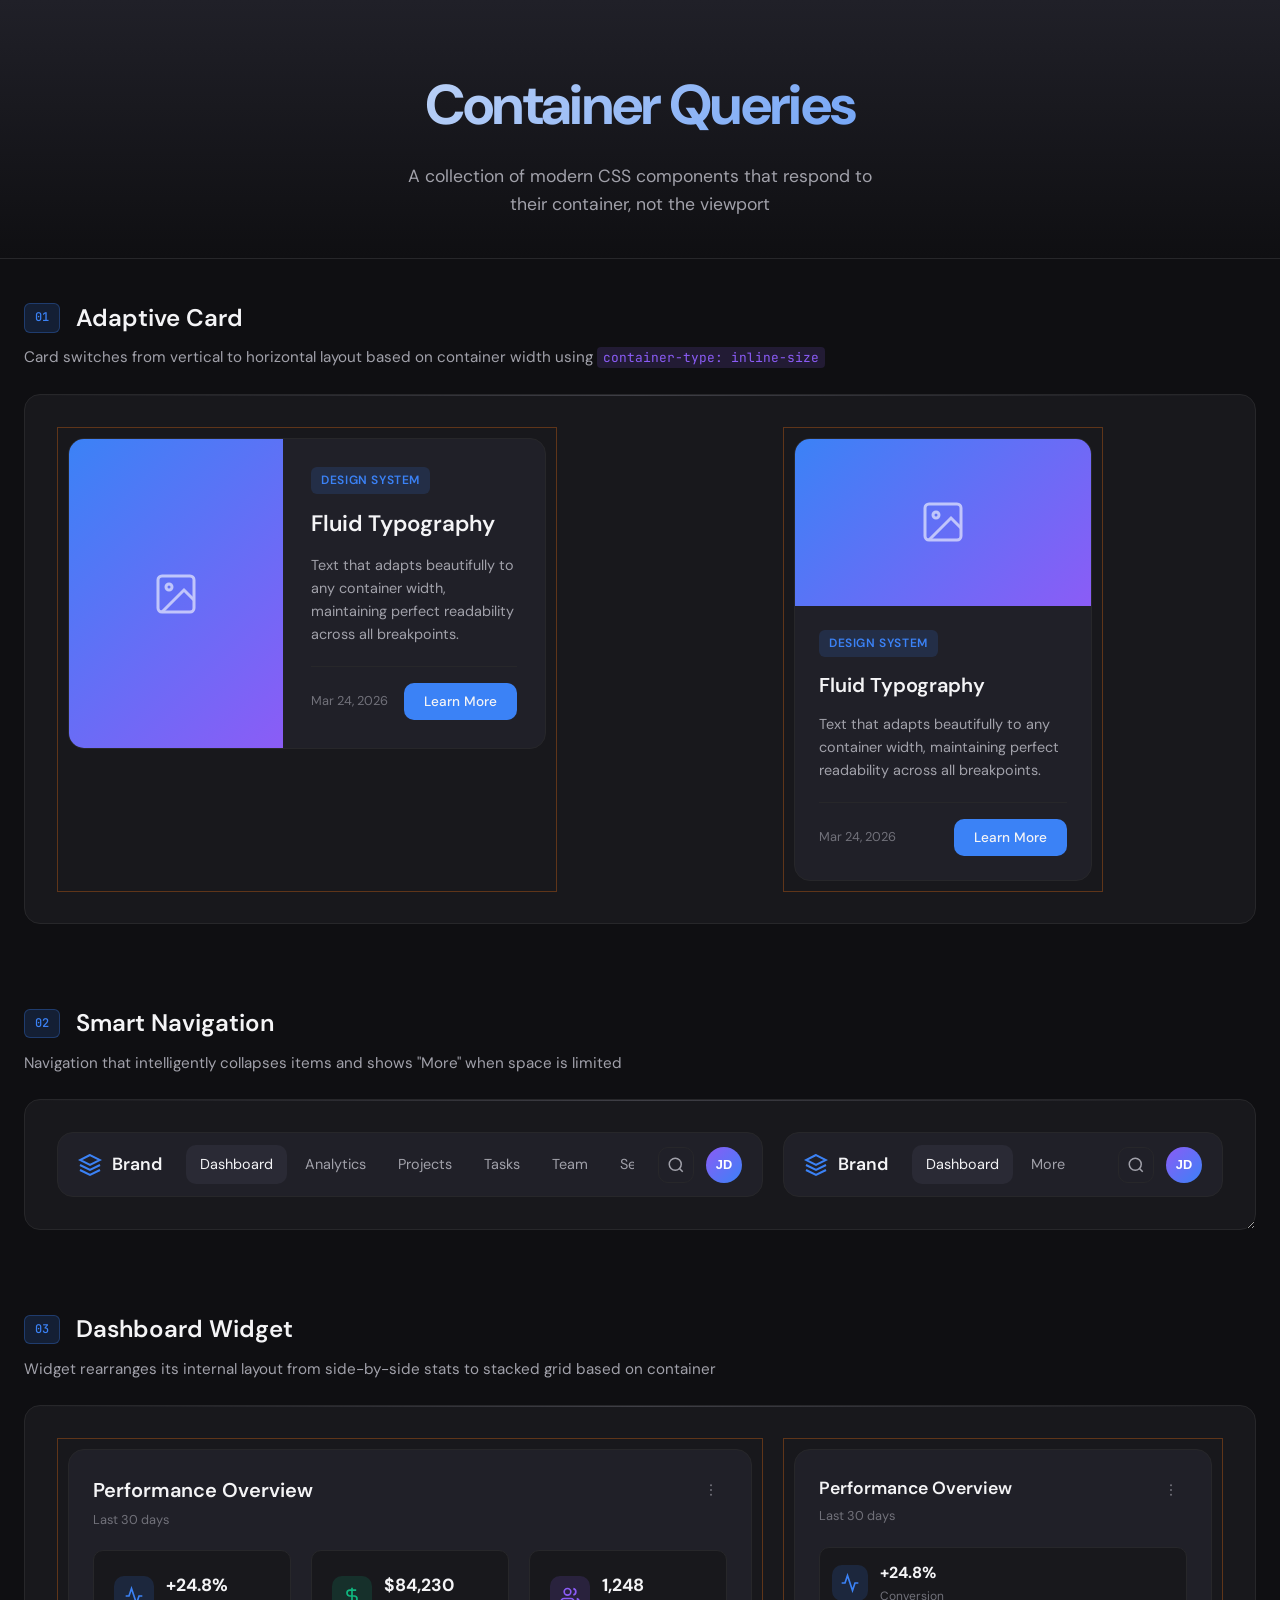
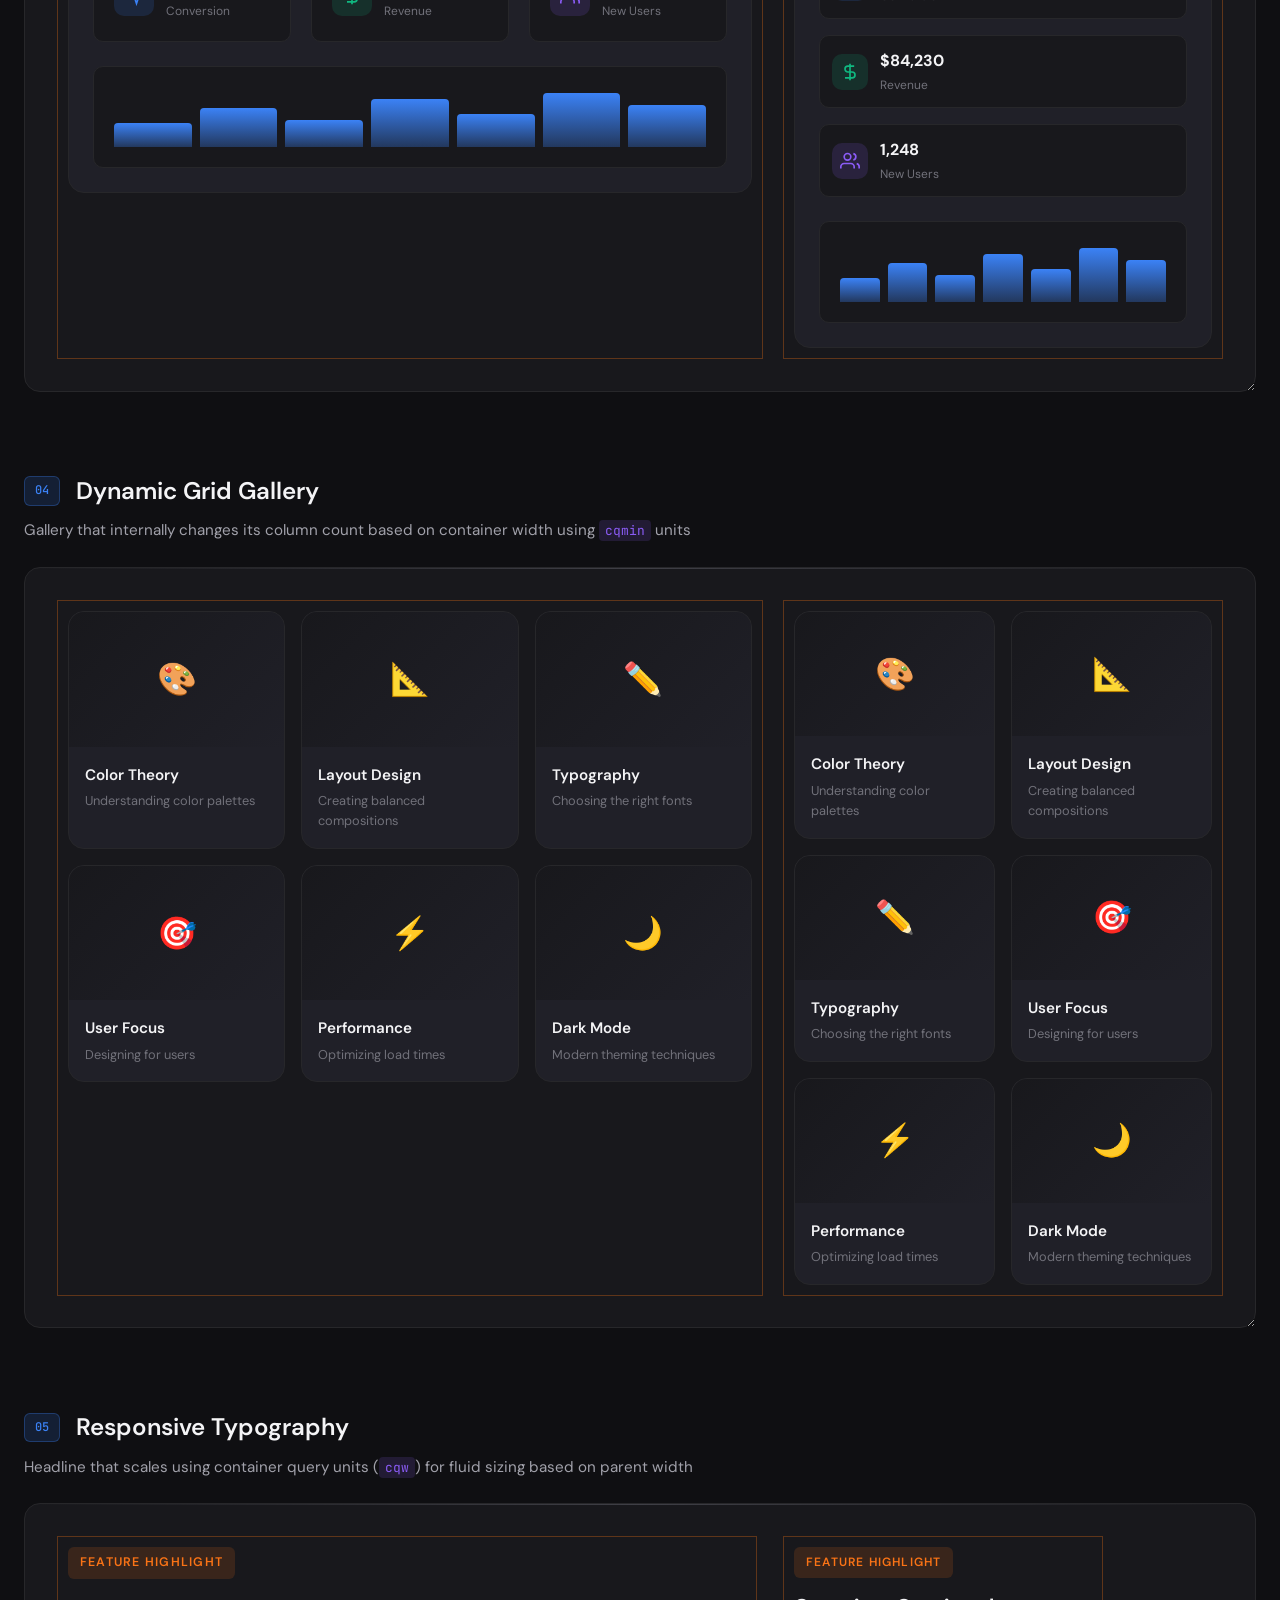
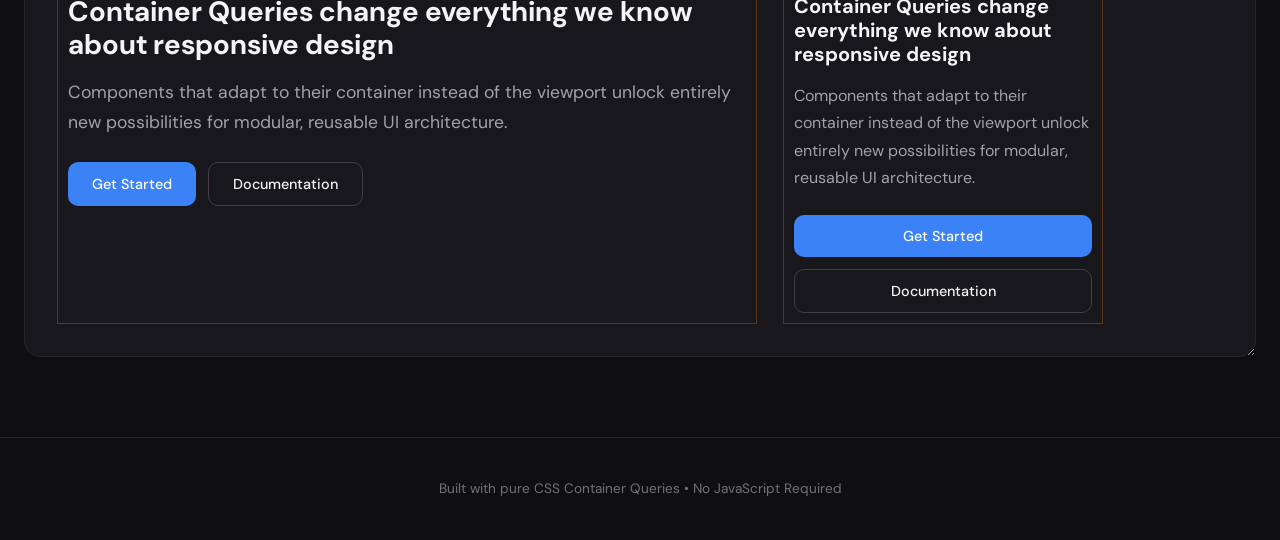
<file: ContainerQueries/index.html>
<!DOCTYPE html>
<html lang="en">
<head>
    <meta charset="UTF-8">
    <meta name="viewport" content="width=device-width, initial-scale=1.0">
    <title>Container Queries Showcase</title>
    <link rel="preconnect" href="https://fonts.googleapis.com">
    <link rel="preconnect" href="https://fonts.gstatic.com" crossorigin>
    <link href="https://fonts.googleapis.com/css2?family=DM+Sans:ital,opsz,wght@0,9..40,300;0,9..40,400;0,9..40,500;0,9..40,600;0,9..40,700;1,9..40,400&family=JetBrains+Mono:wght@400;500&display=swap" rel="stylesheet">
    <link rel="stylesheet" href="style.css">
</head>
<body>
    <header class="page-header">
        <div class="header-content">
            <h1>Container Queries</h1>
            <p>A collection of modern CSS components that respond to their container, not the viewport</p>
        </div>
    </header>

    <main class="showcase">
        <!-- Example 1: Adaptive Card -->
        <section class="example-section">
            <h2 class="example-title">
                <span class="example-number">01</span>
                Adaptive Card
            </h2>
            <p class="example-description">Card switches from vertical to horizontal layout based on container width using <code>container-type: inline-size</code></p>

            <div class="demo-container">
                <div class="card-container">
                    <article class="adaptive-card">
                        <div class="card-image">
                            <div class="image-placeholder">
                                <svg viewBox="0 0 24 24" fill="none" stroke="currentColor" stroke-width="1.5">
                                    <rect x="3" y="3" width="18" height="18" rx="2"/>
                                    <circle cx="8.5" cy="8.5" r="1.5"/>
                                    <path d="M21 15l-5-5L5 21"/>
                                </svg>
                            </div>
                        </div>
                        <div class="card-content">
                            <span class="card-tag">Design System</span>
                            <h3 class="card-title">Fluid Typography</h3>
                            <p class="card-text">Text that adapts beautifully to any container width, maintaining perfect readability across all breakpoints.</p>
                            <div class="card-footer">
                                <span class="card-date">Mar 24, 2026</span>
                                <button class="card-button">Learn More</button>
                            </div>
                        </div>
                    </article>
                </div>
                <div class="card-container" style="width: 320px;">
                    <article class="adaptive-card">
                        <div class="card-image">
                            <div class="image-placeholder">
                                <svg viewBox="0 0 24 24" fill="none" stroke="currentColor" stroke-width="1.5">
                                    <rect x="3" y="3" width="18" height="18" rx="2"/>
                                    <circle cx="8.5" cy="8.5" r="1.5"/>
                                    <path d="M21 15l-5-5L5 21"/>
                                </svg>
                            </div>
                        </div>
                        <div class="card-content">
                            <span class="card-tag">Design System</span>
                            <h3 class="card-title">Fluid Typography</h3>
                            <p class="card-text">Text that adapts beautifully to any container width, maintaining perfect readability across all breakpoints.</p>
                            <div class="card-footer">
                                <span class="card-date">Mar 24, 2026</span>
                                <button class="card-button">Learn More</button>
                            </div>
                        </div>
                    </article>
                </div>
            </div>
        </section>

        <!-- Example 2: Smart Navigation -->
        <section class="example-section">
            <h2 class="example-title">
                <span class="example-number">02</span>
                Smart Navigation
            </h2>
            <p class="example-description">Navigation that intelligently collapses items and shows "More" when space is limited</p>

            <div class="demo-container nav-demo">
                <nav class="smart-nav">
                    <a href="#" class="nav-logo">
                        <svg viewBox="0 0 24 24" fill="none" stroke="currentColor" stroke-width="2">
                            <path d="M12 2L2 7l10 5 10-5-10-5z"/>
                            <path d="M2 17l10 5 10-5"/>
                            <path d="M2 12l10 5 10-5"/>
                        </svg>
                        <span>Brand</span>
                    </a>
                    <div class="nav-items">
                        <a href="#" class="nav-item active">Dashboard</a>
                        <a href="#" class="nav-item">Analytics</a>
                        <a href="#" class="nav-item">Projects</a>
                        <a href="#" class="nav-item">Tasks</a>
                        <a href="#" class="nav-item">Team</a>
                        <a href="#" class="nav-item">Settings</a>
                    </div>
                    <div class="nav-actions">
                        <button class="nav-icon">
                            <svg viewBox="0 0 24 24" fill="none" stroke="currentColor" stroke-width="2">
                                <circle cx="11" cy="11" r="8"/>
                                <path d="M21 21l-4.35-4.35"/>
                            </svg>
                        </button>
                        <button class="nav-avatar">JD</button>
                    </div>
                </nav>
                <nav class="smart-nav">
                    <a href="#" class="nav-logo">
                        <svg viewBox="0 0 24 24" fill="none" stroke="currentColor" stroke-width="2">
                            <path d="M12 2L2 7l10 5 10-5-10-5z"/>
                            <path d="M2 17l10 5 10-5"/>
                            <path d="M2 12l10 5 10-5"/>
                        </svg>
                        <span>Brand</span>
                    </a>
                    <div class="nav-items">
                        <a href="#" class="nav-item active">Dashboard</a>
                        <a href="#" class="nav-item">Analytics</a>
                        <a href="#" class="nav-item">Projects</a>
                        <a href="#" class="nav-item">Tasks</a>
                        <a href="#" class="nav-item">Team</a>
                        <a href="#" class="nav-item">Settings</a>
                    </div>
                    <div class="nav-actions">
                        <button class="nav-icon">
                            <svg viewBox="0 0 24 24" fill="none" stroke="currentColor" stroke-width="2">
                                <circle cx="11" cy="11" r="8"/>
                                <path d="M21 21l-4.35-4.35"/>
                            </svg>
                        </button>
                        <button class="nav-avatar">JD</button>
                    </div>
                </nav>
            </div>
        </section>

        <!-- Example 3: Dashboard Widget -->
        <section class="example-section">
            <h2 class="example-title">
                <span class="example-number">03</span>
                Dashboard Widget
            </h2>
            <p class="example-description">Widget rearranges its internal layout from side-by-side stats to stacked grid based on container</p>

            <div class="demo-container widget-demo">
                <div class="widget-container">
                    <div class="dashboard-widget">
                        <header class="widget-header">
                            <div class="widget-title-area">
                                <h3 class="widget-title">Performance Overview</h3>
                                <span class="widget-subtitle">Last 30 days</span>
                            </div>
                            <button class="widget-menu">
                                <svg viewBox="0 0 24 24" fill="currentColor">
                                    <circle cx="12" cy="5" r="1.5"/>
                                    <circle cx="12" cy="12" r="1.5"/>
                                    <circle cx="12" cy="19" r="1.5"/>
                                </svg>
                            </button>
                        </header>
                        <div class="widget-stats">
                            <div class="stat-card">
                                <div class="stat-icon blue">
                                    <svg viewBox="0 0 24 24" fill="none" stroke="currentColor" stroke-width="2">
                                        <path d="M22 12h-4l-3 9L9 3l-3 9H2"/>
                                    </svg>
                                </div>
                                <div class="stat-info">
                                    <span class="stat-value">+24.8%</span>
                                    <span class="stat-label">Conversion</span>
                                </div>
                            </div>
                            <div class="stat-card">
                                <div class="stat-icon green">
                                    <svg viewBox="0 0 24 24" fill="none" stroke="currentColor" stroke-width="2">
                                        <path d="M12 2v20M17 5H9.5a3.5 3.5 0 000 7h5a3.5 3.5 0 010 7H6"/>
                                    </svg>
                                </div>
                                <div class="stat-info">
                                    <span class="stat-value">$84,230</span>
                                    <span class="stat-label">Revenue</span>
                                </div>
                            </div>
                            <div class="stat-card">
                                <div class="stat-icon purple">
                                    <svg viewBox="0 0 24 24" fill="none" stroke="currentColor" stroke-width="2">
                                        <path d="M17 21v-2a4 4 0 00-4-4H5a4 4 0 00-4 4v2"/>
                                        <circle cx="9" cy="7" r="4"/>
                                        <path d="M23 21v-2a4 4 0 00-3-3.87M16 3.13a4 4 0 010 7.75"/>
                                    </svg>
                                </div>
                                <div class="stat-info">
                                    <span class="stat-value">1,248</span>
                                    <span class="stat-label">New Users</span>
                                </div>
                            </div>
                        </div>
                        <div class="widget-chart">
                            <div class="chart-bars">
                                <div class="bar" style="--height: 40%"></div>
                                <div class="bar" style="--height: 65%"></div>
                                <div class="bar" style="--height: 45%"></div>
                                <div class="bar" style="--height: 80%"></div>
                                <div class="bar" style="--height: 55%"></div>
                                <div class="bar" style="--height: 90%"></div>
                                <div class="bar" style="--height: 70%"></div>
                            </div>
                        </div>
                    </div>
                </div>
                <div class="widget-container">
                    <div class="dashboard-widget">
                        <header class="widget-header">
                            <div class="widget-title-area">
                                <h3 class="widget-title">Performance Overview</h3>
                                <span class="widget-subtitle">Last 30 days</span>
                            </div>
                            <button class="widget-menu">
                                <svg viewBox="0 0 24 24" fill="currentColor">
                                    <circle cx="12" cy="5" r="1.5"/>
                                    <circle cx="12" cy="12" r="1.5"/>
                                    <circle cx="12" cy="19" r="1.5"/>
                                </svg>
                            </button>
                        </header>
                        <div class="widget-stats">
                            <div class="stat-card">
                                <div class="stat-icon blue">
                                    <svg viewBox="0 0 24 24" fill="none" stroke="currentColor" stroke-width="2">
                                        <path d="M22 12h-4l-3 9L9 3l-3 9H2"/>
                                    </svg>
                                </div>
                                <div class="stat-info">
                                    <span class="stat-value">+24.8%</span>
                                    <span class="stat-label">Conversion</span>
                                </div>
                            </div>
                            <div class="stat-card">
                                <div class="stat-icon green">
                                    <svg viewBox="0 0 24 24" fill="none" stroke="currentColor" stroke-width="2">
                                        <path d="M12 2v20M17 5H9.5a3.5 3.5 0 000 7h5a3.5 3.5 0 010 7H6"/>
                                    </svg>
                                </div>
                                <div class="stat-info">
                                    <span class="stat-value">$84,230</span>
                                    <span class="stat-label">Revenue</span>
                                </div>
                            </div>
                            <div class="stat-card">
                                <div class="stat-icon purple">
                                    <svg viewBox="0 0 24 24" fill="none" stroke="currentColor" stroke-width="2">
                                        <path d="M17 21v-2a4 4 0 00-4-4H5a4 4 0 00-4 4v2"/>
                                        <circle cx="9" cy="7" r="4"/>
                                        <path d="M23 21v-2a4 4 0 00-3-3.87M16 3.13a4 4 0 010 7.75"/>
                                    </svg>
                                </div>
                                <div class="stat-info">
                                    <span class="stat-value">1,248</span>
                                    <span class="stat-label">New Users</span>
                                </div>
                            </div>
                        </div>
                        <div class="widget-chart">
                            <div class="chart-bars">
                                <div class="bar" style="--height: 40%"></div>
                                <div class="bar" style="--height: 65%"></div>
                                <div class="bar" style="--height: 45%"></div>
                                <div class="bar" style="--height: 80%"></div>
                                <div class="bar" style="--height: 55%"></div>
                                <div class="bar" style="--height: 90%"></div>
                                <div class="bar" style="--height: 70%"></div>
                            </div>
                        </div>
                    </div>
                </div>
            </div>
        </section>

        <!-- Example 4: Dynamic Grid Gallery -->
        <section class="example-section">
            <h2 class="example-title">
                <span class="example-number">04</span>
                Dynamic Grid Gallery
            </h2>
            <p class="example-description">Gallery that internally changes its column count based on container width using <code>cqmin</code> units</p>

            <div class="demo-container grid-demo">
                <div class="gallery-container">
                    <div class="gallery-grid">
                        <div class="gallery-item">
                            <div class="gallery-image">
                                <span class="gallery-icon">🎨</span>
                            </div>
                            <div class="gallery-info">
                                <h4>Color Theory</h4>
                                <p>Understanding color palettes</p>
                            </div>
                        </div>
                        <div class="gallery-item">
                            <div class="gallery-image">
                                <span class="gallery-icon">📐</span>
                            </div>
                            <div class="gallery-info">
                                <h4>Layout Design</h4>
                                <p>Creating balanced compositions</p>
                            </div>
                        </div>
                        <div class="gallery-item">
                            <div class="gallery-image">
                                <span class="gallery-icon">✏️</span>
                            </div>
                            <div class="gallery-info">
                                <h4>Typography</h4>
                                <p>Choosing the right fonts</p>
                            </div>
                        </div>
                        <div class="gallery-item">
                            <div class="gallery-image">
                                <span class="gallery-icon">🎯</span>
                            </div>
                            <div class="gallery-info">
                                <h4>User Focus</h4>
                                <p>Designing for users</p>
                            </div>
                        </div>
                        <div class="gallery-item">
                            <div class="gallery-image">
                                <span class="gallery-icon">⚡</span>
                            </div>
                            <div class="gallery-info">
                                <h4>Performance</h4>
                                <p>Optimizing load times</p>
                            </div>
                        </div>
                        <div class="gallery-item">
                            <div class="gallery-image">
                                <span class="gallery-icon">🌙</span>
                            </div>
                            <div class="gallery-info">
                                <h4>Dark Mode</h4>
                                <p>Modern theming techniques</p>
                            </div>
                        </div>
                    </div>
                </div>
                <div class="gallery-container">
                    <div class="gallery-grid">
                        <div class="gallery-item">
                            <div class="gallery-image">
                                <span class="gallery-icon">🎨</span>
                            </div>
                            <div class="gallery-info">
                                <h4>Color Theory</h4>
                                <p>Understanding color palettes</p>
                            </div>
                        </div>
                        <div class="gallery-item">
                            <div class="gallery-image">
                                <span class="gallery-icon">📐</span>
                            </div>
                            <div class="gallery-info">
                                <h4>Layout Design</h4>
                                <p>Creating balanced compositions</p>
                            </div>
                        </div>
                        <div class="gallery-item">
                            <div class="gallery-image">
                                <span class="gallery-icon">✏️</span>
                            </div>
                            <div class="gallery-info">
                                <h4>Typography</h4>
                                <p>Choosing the right fonts</p>
                            </div>
                        </div>
                        <div class="gallery-item">
                            <div class="gallery-image">
                                <span class="gallery-icon">🎯</span>
                            </div>
                            <div class="gallery-info">
                                <h4>User Focus</h4>
                                <p>Designing for users</p>
                            </div>
                        </div>
                        <div class="gallery-item">
                            <div class="gallery-image">
                                <span class="gallery-icon">⚡</span>
                            </div>
                            <div class="gallery-info">
                                <h4>Performance</h4>
                                <p>Optimizing load times</p>
                            </div>
                        </div>
                        <div class="gallery-item">
                            <div class="gallery-image">
                                <span class="gallery-icon">🌙</span>
                            </div>
                            <div class="gallery-info">
                                <h4>Dark Mode</h4>
                                <p>Modern theming techniques</p>
                            </div>
                        </div>
                    </div>
                </div>
            </div>
        </section>

        <!-- Example 5: Responsive Typography -->
        <section class="example-section">
            <h2 class="example-title">
                <span class="example-number">05</span>
                Responsive Typography
            </h2>
            <p class="example-description">Headline that scales using container query units (<code>cqw</code>) for fluid sizing based on parent width</p>

            <div class="demo-container type-demo">
                <div class="typography-container">
                    <div class="typography-content">
                        <span class="type-label">Feature Highlight</span>
                        <h2 class="type-heading">Container Queries change everything we know about responsive design</h2>
                        <p class="type-body">Components that adapt to their container instead of the viewport unlock entirely new possibilities for modular, reusable UI architecture.</p>
                        <div class="type-actions">
                            <button class="type-btn primary">Get Started</button>
                            <button class="type-btn secondary">Documentation</button>
                        </div>
                    </div>
                </div>
                <div class="typography-container" style="width: 320px;">
                    <div class="typography-content">
                        <span class="type-label">Feature Highlight</span>
                        <h2 class="type-heading">Container Queries change everything we know about responsive design</h2>
                        <p class="type-body">Components that adapt to their container instead of the viewport unlock entirely new possibilities for modular, reusable UI architecture.</p>
                        <div class="type-actions">
                            <button class="type-btn primary">Get Started</button>
                            <button class="type-btn secondary">Documentation</button>
                        </div>
                    </div>
                </div>
            </div>
        </section>

        
    </main>

    <footer class="page-footer">
        <p>Built with pure CSS Container Queries • No JavaScript Required</p>
    </footer>
</body>
</html>
</file>
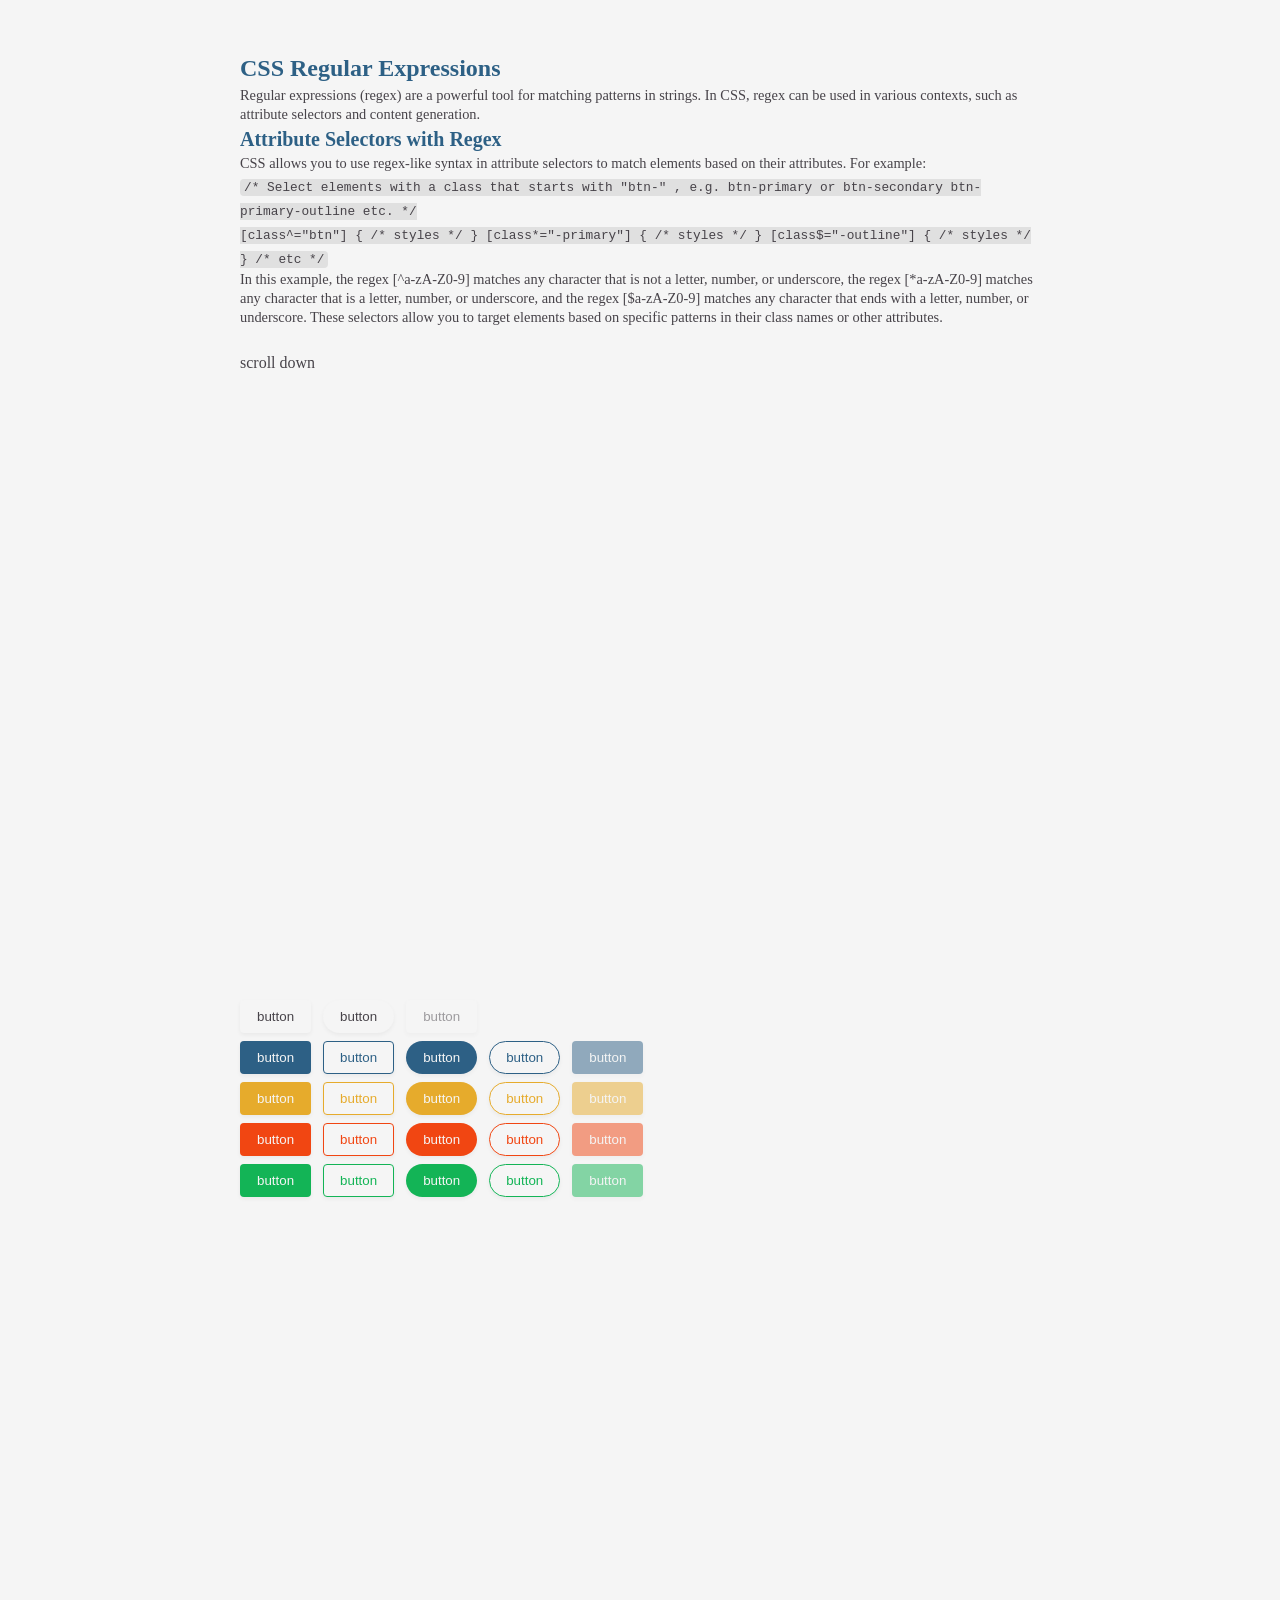
<file: CSSRegEx/index.html>
<!DOCTYPE html>
<html lang="en">

<head>
  <meta charset="UTF-8">
  <meta name="viewport" content="width=device-width, initial-scale=1.0">
  <title>CSS Regex</title>
  <link rel="stylesheet" href="style.css">
</head>

<body>
  <div class="section">
    <h1>CSS Regular Expressions</h1>
    <p>Regular expressions (regex) are a powerful tool for matching patterns in strings. In CSS, regex can be used in
      various contexts, such as attribute selectors and content generation.</p>

    <h2>Attribute Selectors with Regex</h2>
    <p>CSS allows you to use regex-like syntax in attribute selectors to match elements based on their attributes. For
      example:</p>
    <code>
        /* Select elements with a class that starts with "btn-" , e.g. btn-primary or btn-secondary btn-primary-outline etc. */
        <br>
        [class^="btn"] {
          /* styles */
        }
        [class*="-primary"] {
          /* styles */
        }
        [class$="-outline"] {
          /* styles */
        } /* etc */

    </code>
    <p>In this example, the regex [^a-zA-Z0-9] matches any character that is not a letter, number, or underscore,
      the regex [*a-zA-Z0-9] matches any character that is a letter, number, or underscore, 
      and the regex [$a-zA-Z0-9] matches any character that ends with a letter, number, or underscore. 
      These selectors allow you to target elements based on specific patterns in their class names or other attributes.

    </p>
      <br>

      scroll down
      
  </div>
  <div class="section">
    <button class="btn">button</button>
    <button class="btn-rounded">button</button>
    <button class="btn-disabled">button</button>
    <br>
    <button class="btn-primary">button</button>
    <button class="btn-primary-outline">button</button>
    <button class="btn-primary-rounded">button</button>
    <button class="btn-primary-outline-rounded">button</button>
    <button class="btn-primary-disabled">button</button>
    <br>
    <button class="btn-secondary">button</button>
    <button class="btn-secondary-outline">button</button>
    <button class="btn-secondary-rounded">button</button>
    <button class="btn-secondary-outline-rounded">button</button>
    <button class="btn-secondary-disabled">button</button>
    <br>
    <button class="btn-warning">button</button>
    <button class="btn-warning-outline">button</button>
    <button class="btn-warning-rounded">button</button>
    <button class="btn-warning-outline-rounded">button</button>
    <button class="btn-warning-disabled">button</button>
    <br>
    <button class="btn-success">button</button>
    <button class="btn-success-outline">button</button>
    <button class="btn-success-rounded">button</button>
    <button class="btn-success-outline-rounded">button</button>
    <button class="btn-success-disabled">button</button>
    
  </div>
</body>

</html>
</file>
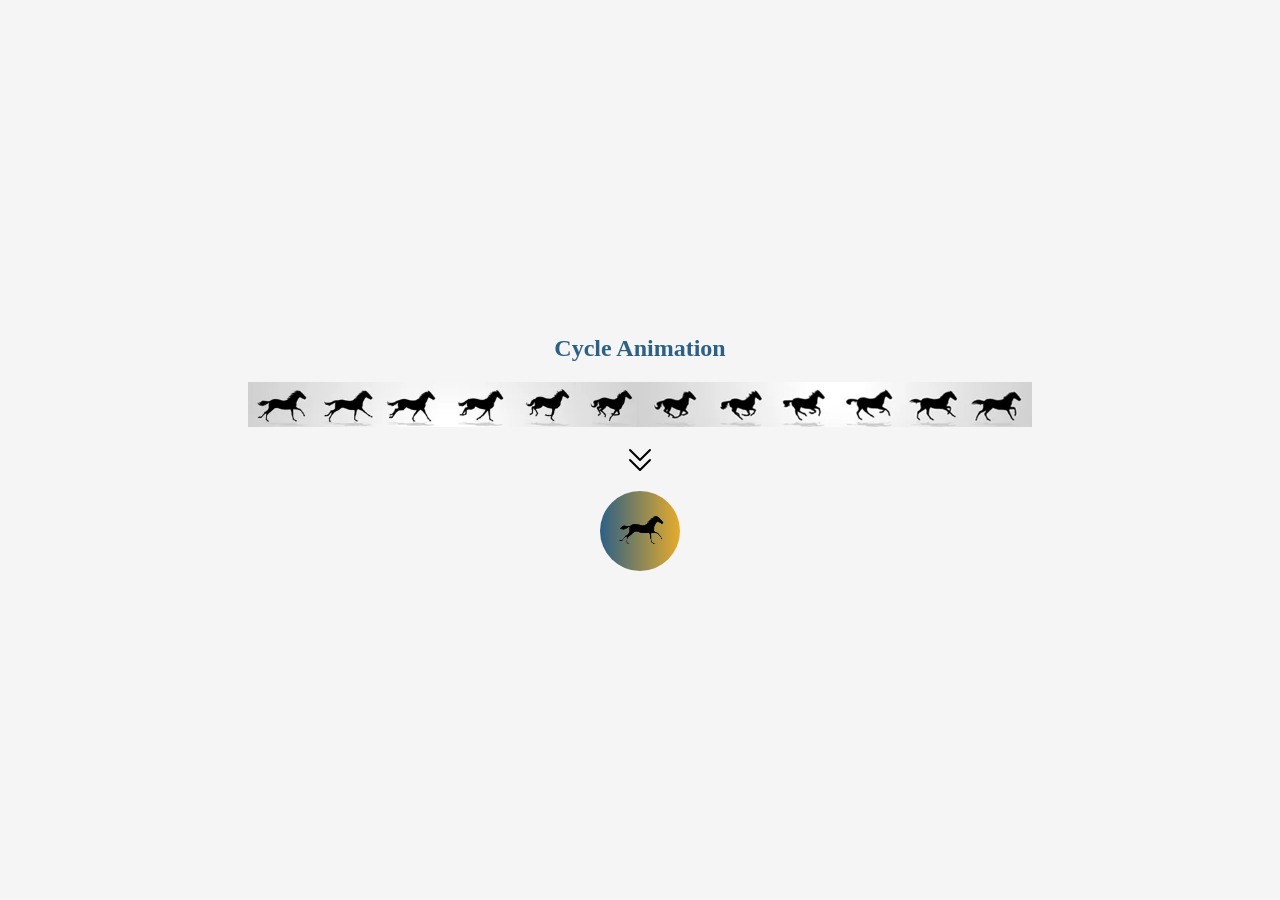
<file: cycle animation/index.html>
<!DOCTYPE html>
<html lang="en">

<head>
  <meta charset="UTF-8">
  <meta name="viewport" content="width=device-width, initial-scale=1.0">
  <title>Cycle Animation</title>
  <link rel="stylesheet" href="style.css">
</head>

<body>
  <div class="section">
    <h1>Cycle Animation</h1>
    <img src="./h.jpg" alt="">
    <svg xmlns="http://www.w3.org/2000/svg" width="32" height="32" fill="#000000" viewBox="0 0 256 256"><path d="M213.66,130.34a8,8,0,0,1,0,11.32l-80,80a8,8,0,0,1-11.32,0l-80-80a8,8,0,0,1,11.32-11.32L128,204.69l74.34-74.35A8,8,0,0,1,213.66,130.34Zm-91.32,11.32a8,8,0,0,0,11.32,0l80-80a8,8,0,0,0-11.32-11.32L128,124.69,53.66,50.34A8,8,0,0,0,42.34,61.66Z"></path></svg>
    <div class="character"></div>
      
  </div>

</body>

</html>
</file>
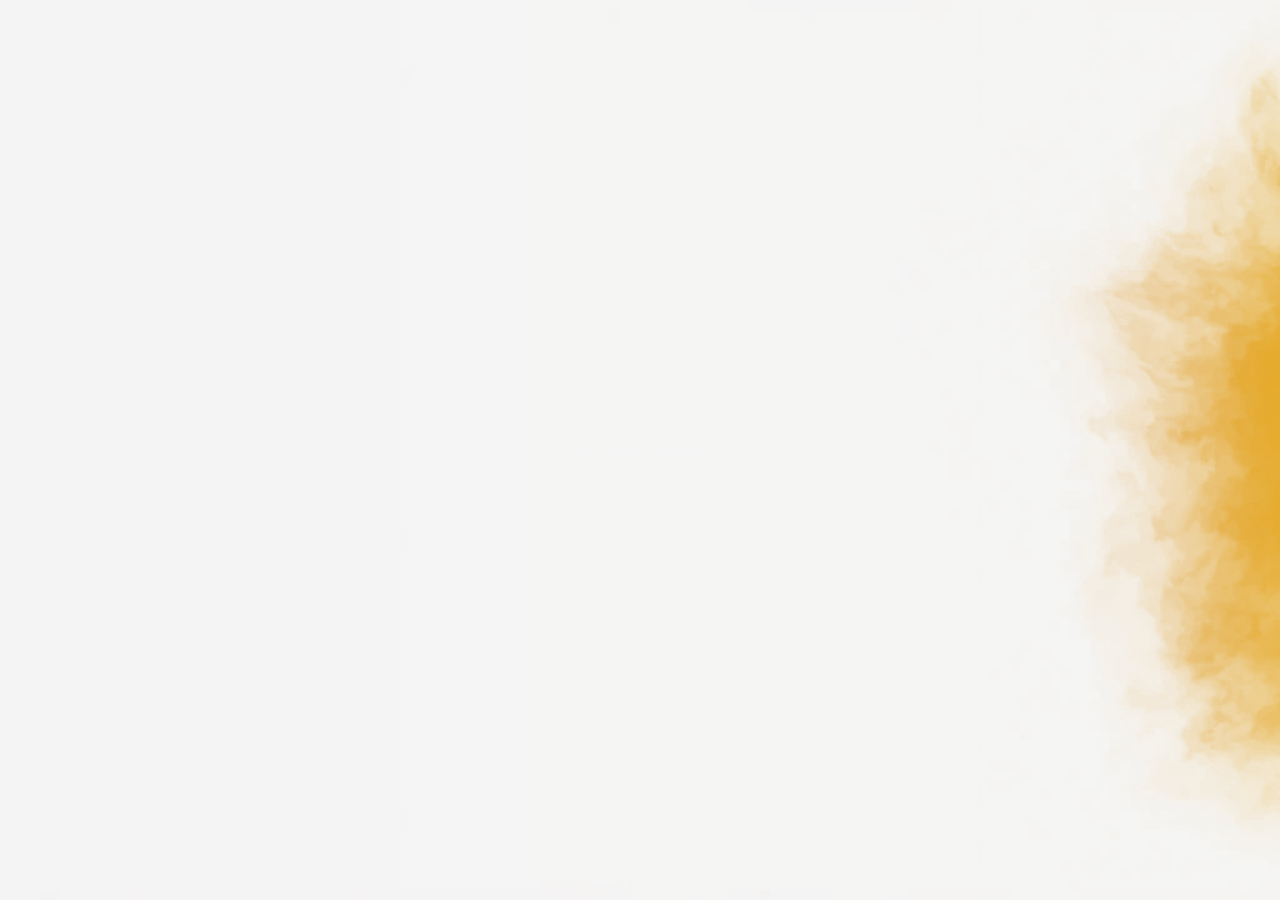
<file: inkAnimation/index.html>
<!DOCTYPE html>
<html lang="en">

<head>
  <meta charset="UTF-8">
  <meta name="viewport" content="width=device-width, initial-scale=1.0">
  <title>Ink Animation</title>
  <link rel="stylesheet" href="style.css">
</head>

<body>
  <div class="section">
    <h1>Ink animation</h1>
    
  </div>
</body>

</html>
</file>
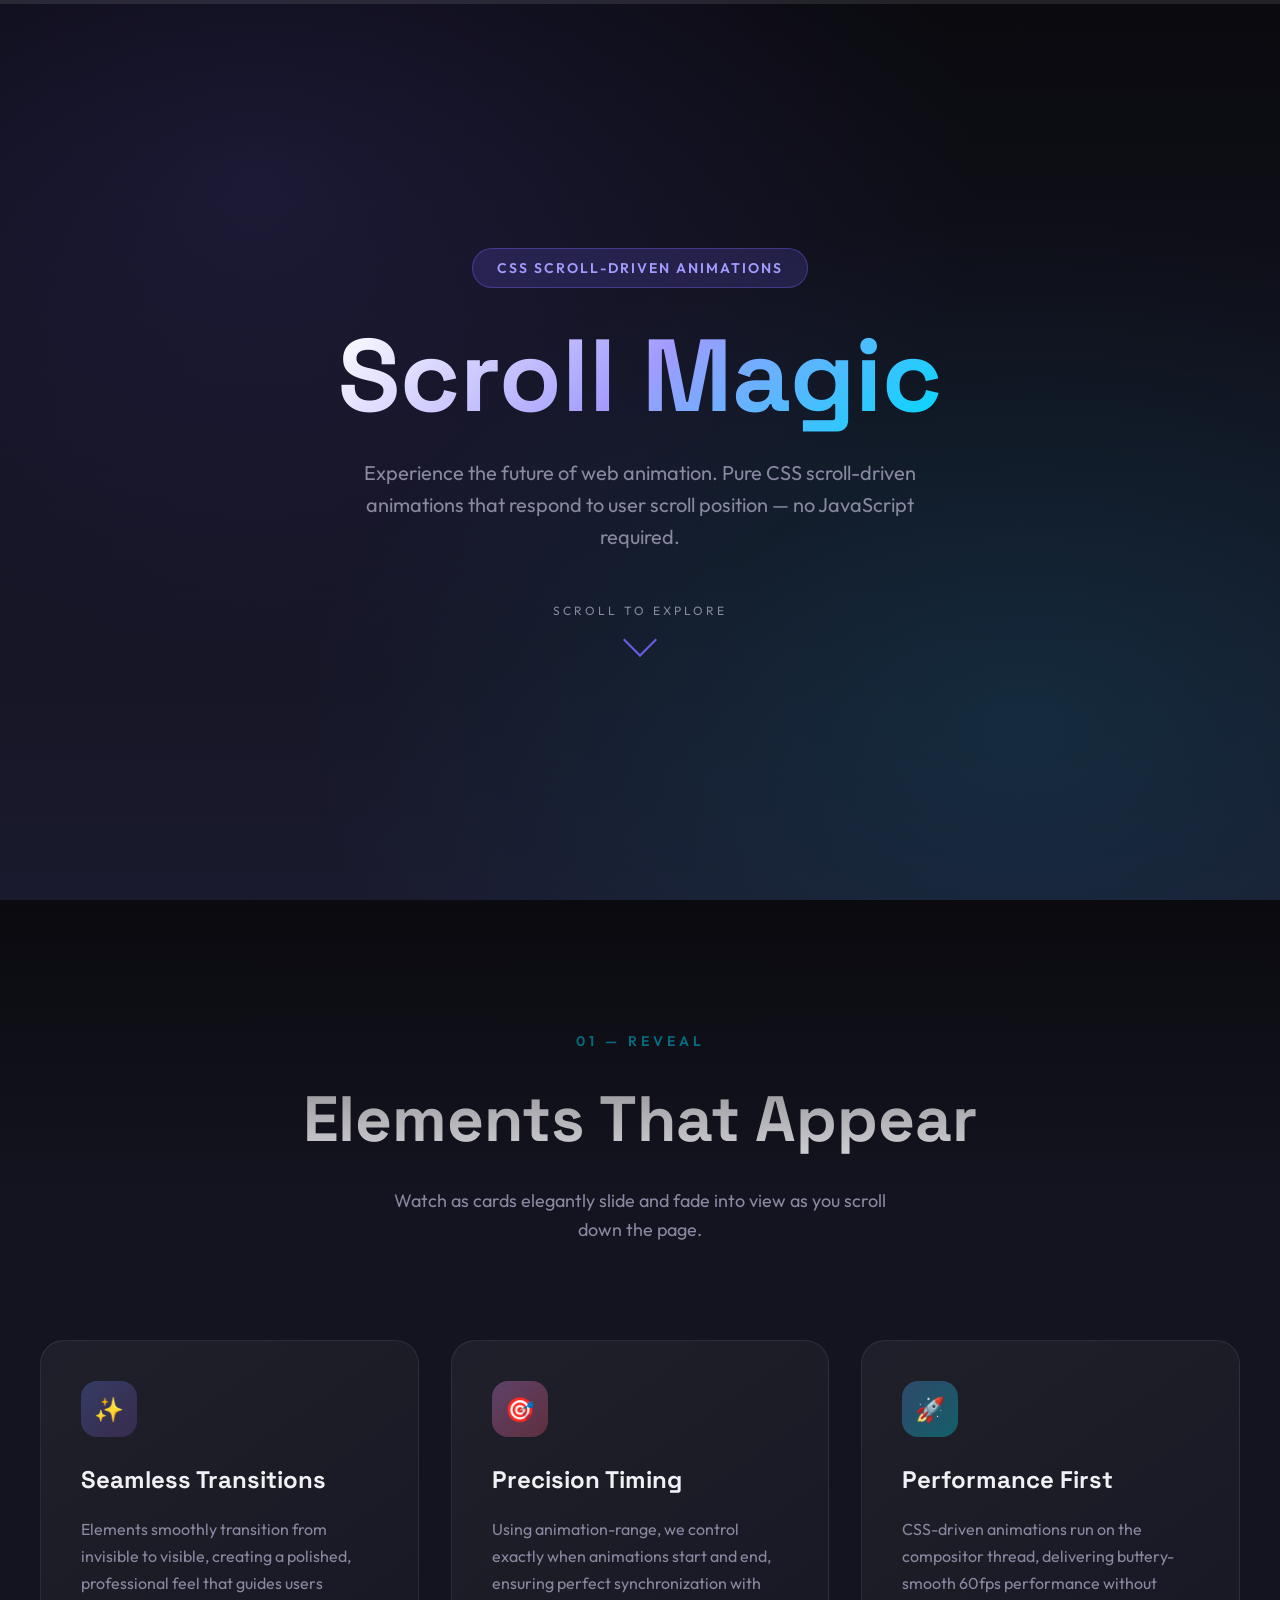
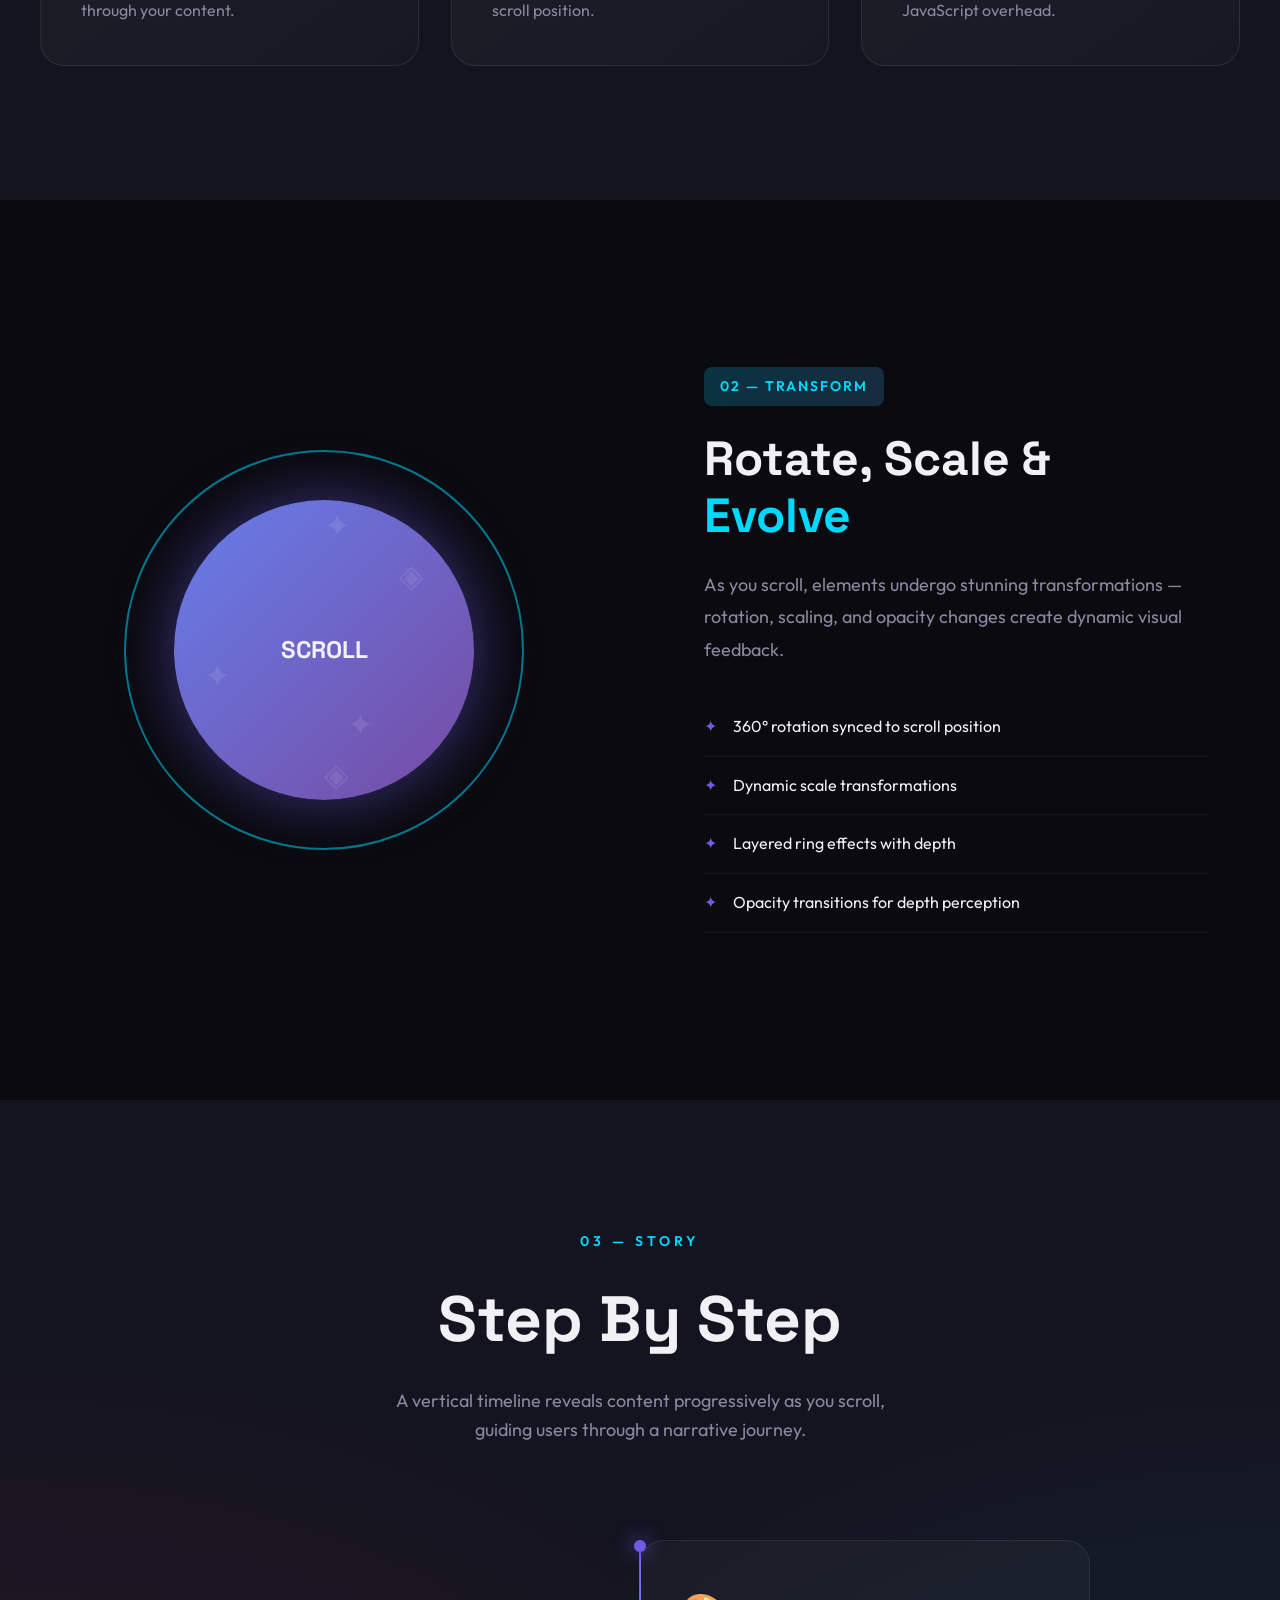
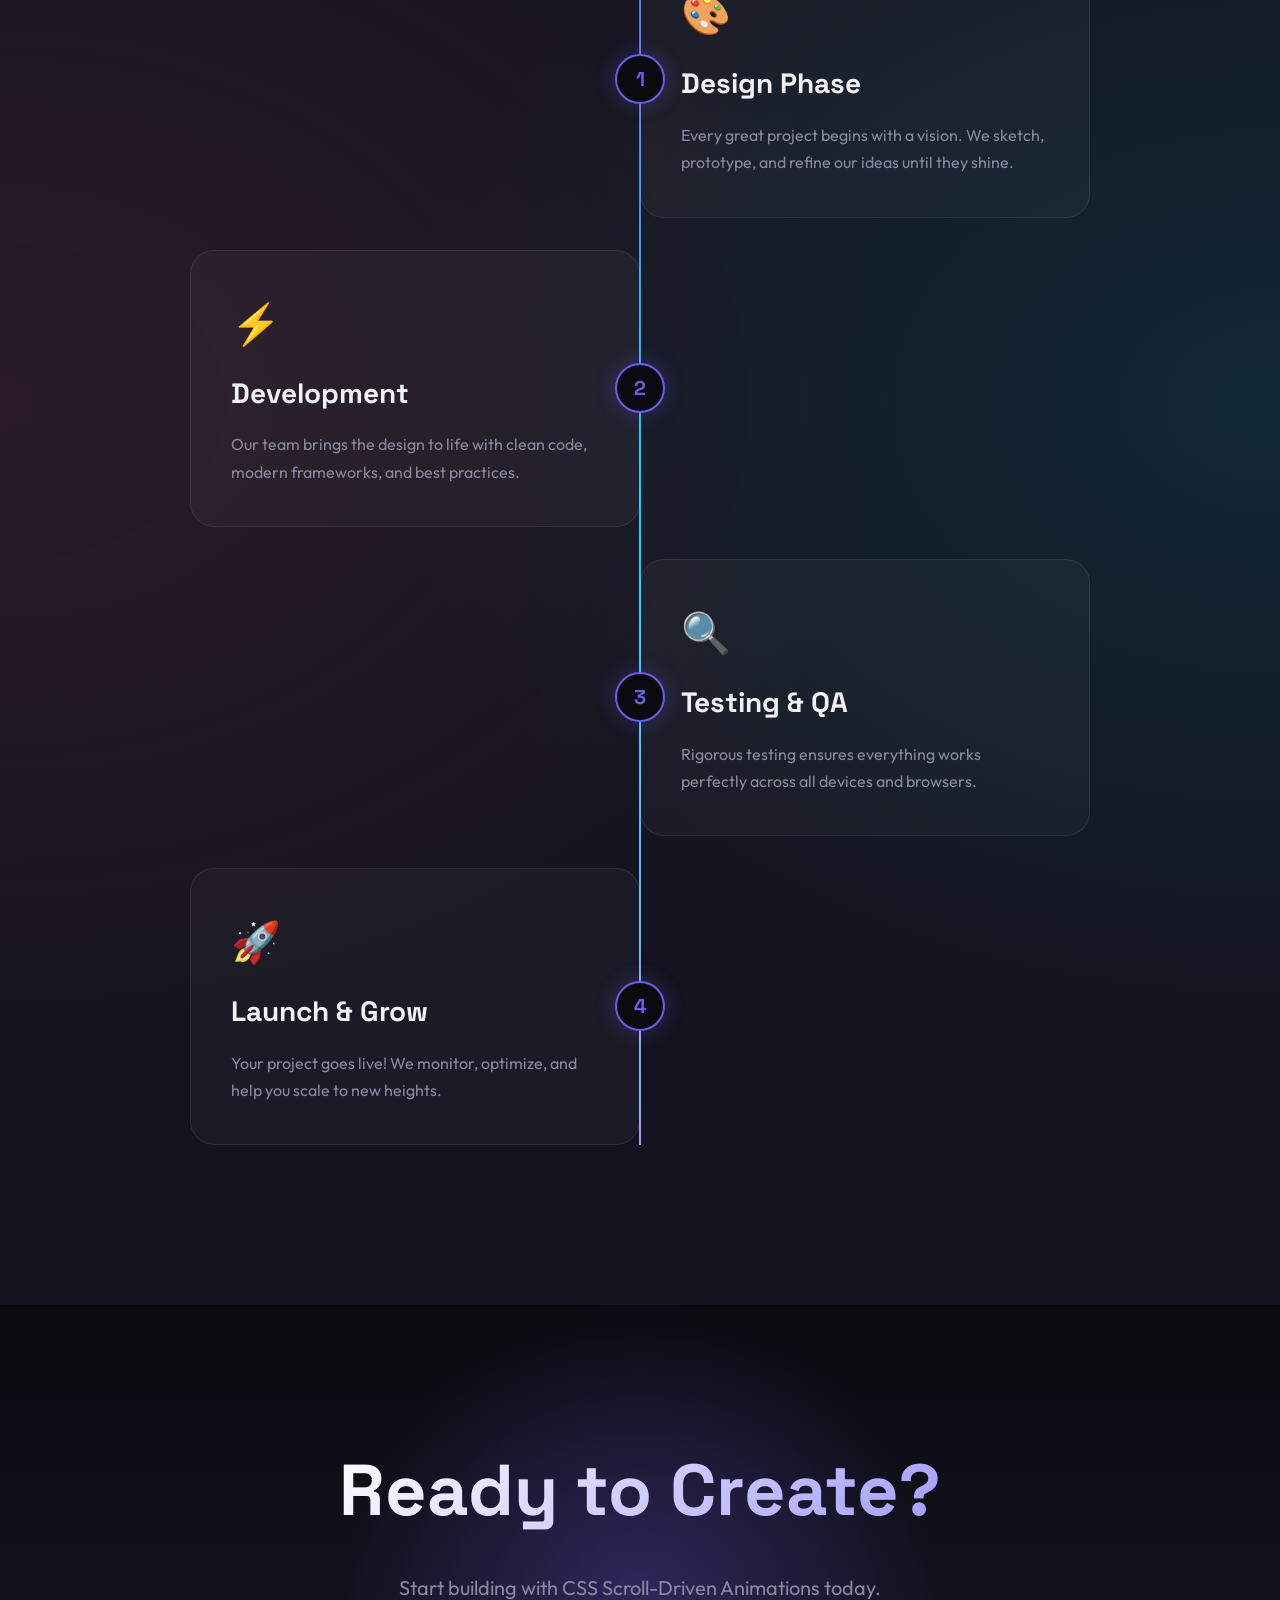
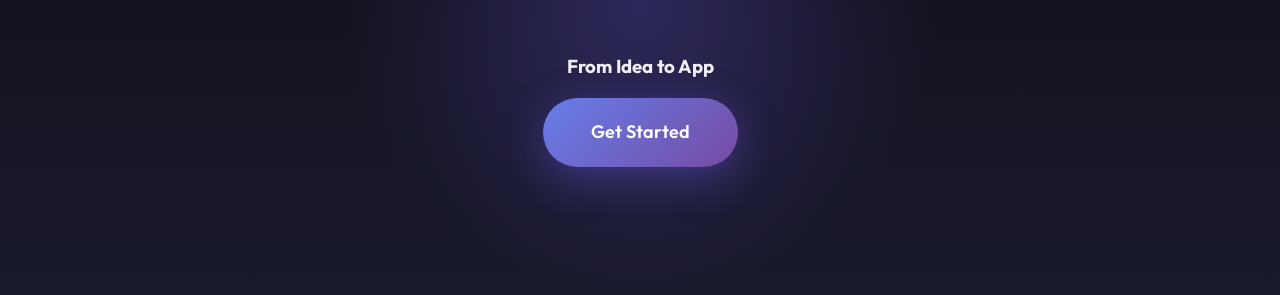
<file: Scroll-Driven Animations/index.html>
<!DOCTYPE html>
<html lang="en">
<head>
  <meta charset="UTF-8">
  <meta name="viewport" content="width=device-width, initial-scale=1.0">
  <title>Scroll-Driven Animations</title>
  <link rel="preconnect" href="https://fonts.googleapis.com">
  <link rel="preconnect" href="https://fonts.gstatic.com" crossorigin>
  <link href="https://fonts.googleapis.com/css2?family=Outfit:wght@300;400;600;800&family=Space+Grotesk:wght@400;500;700&display=swap" rel="stylesheet">
  <link rel="stylesheet" href="style.css">
</head>
<body>
  <!-- SCROLL PROGRESS INDICATOR (Section 1) -->
  <div class="scroll-progress">
    <div class="scroll-progress-bar"></div>
  </div>

  <!-- Floating particles background -->
  <div class="particles">
    <div class="particle"></div>
    <div class="particle"></div>
    <div class="particle"></div>
    <div class="particle"></div>
    <div class="particle"></div>
    <div class="particle"></div>
    <div class="particle"></div>
    <div class="particle"></div>
    <div class="particle"></div>
  </div>

  <!-- HERO SECTION -->
  <section class="hero">
    <div class="hero-content">
      <span class="hero-badge">CSS Scroll-Driven Animations</span>
      <h1>Scroll Magic</h1>
      <p>Experience the future of web animation. Pure CSS scroll-driven animations that respond to user scroll position — no JavaScript required.</p>
      <div class="scroll-indicator">
        <span>Scroll to explore</span>
        <div class="scroll-arrow"></div>
      </div>
    </div>
  </section>

  <!-- SECTION 2: FADE/SLIDE REVEAL ANIMATIONS -->
  <section class="reveal-section">
    <div class="section-header">
      <span class="section-label">01 — Reveal</span>
      <h2 class="section-title">Elements That Appear</h2>
      <p class="section-subtitle">Watch as cards elegantly slide and fade into view as you scroll down the page.</p>
    </div>

    <div class="cards-container">
      <div class="card" style="--i: 0;">
        <div class="card-icon">✨</div>
        <h3>Seamless Transitions</h3>
        <p>Elements smoothly transition from invisible to visible, creating a polished, professional feel that guides users through your content.</p>
      </div>

      <div class="card" style="--i: 1;">
        <div class="card-icon">🎯</div>
        <h3>Precision Timing</h3>
        <p>Using animation-range, we control exactly when animations start and end, ensuring perfect synchronization with scroll position.</p>
      </div>

      <div class="card" style="--i: 2;">
        <div class="card-icon">🚀</div>
        <h3>Performance First</h3>
        <p>CSS-driven animations run on the compositor thread, delivering buttery-smooth 60fps performance without JavaScript overhead.</p>
      </div>
    </div>
  </section>

  <!-- SECTION 4: TRANSFORM EFFECTS -->
  <section class="transform-section">
    <div class="transform-container">
      <div class="transform-visual">
        <div class="transform-ring"></div>
        <div class="transform-ring"></div>
        <div class="parallax-layer rotating-glyphs">
          <span class="glyph">✦</span>
          <span class="glyph">◈</span>
          <span class="glyph">✦</span>
          <span class="glyph">◈</span>
          <span class="glyph">✦</span>
        </div>
        <div class="transform-circle">SCROLL</div>
      </div>

      <div class="transform-content">
        <span class="transform-label slide-in-left " style="--i:0">02 — Transform</span>
        <h2 class="transform-title slide-in-left " style="--i:1">Rotate, Scale & <span>Evolve</span></h2>
        <p class="transform-description slide-in-left " style="--i:2">As you scroll, elements undergo stunning transformations — rotation, scaling, and opacity changes create dynamic visual feedback.</p>
        <ul class="transform-features">
          <li class="slide-in-left" style="--i:5">360° rotation synced to scroll position</li>
          <li class="slide-in-left" style="--i:6">Dynamic scale transformations</li>
          <li class="slide-in-left" style="--i:7">Layered ring effects with depth</li>
          <li class="slide-in-left" style="--i:8">Opacity transitions for depth perception</li>
        </ul>
      </div>
    </div>
  </section>

  <!-- SECTION 5: STORYTELLING ANIMATION -->
  <section class="story-section">
    <div class="section-header">
      <span class="section-label">03 — Story</span>
      <h2 class="section-title">Step By Step</h2>
      <p class="section-subtitle">A vertical timeline reveals content progressively as you scroll, guiding users through a narrative journey.</p>
    </div>

    <div class="story-container">
      <div class="story-timeline"></div>

      <div class="story-step">
        <div class="story-number">1</div>
        <div class="story-step-content">
          <div class="story-icon">🎨</div>
          <h3 class="story-title">Design Phase</h3>
          <p class="story-text">Every great project begins with a vision. We sketch, prototype, and refine our ideas until they shine.</p>
        </div>
      </div>

      <div class="story-step">
        <div class="story-number">2</div>
        <div class="story-step-content">
          <div class="story-icon">⚡</div>
          <h3 class="story-title">Development</h3>
          <p class="story-text">Our team brings the design to life with clean code, modern frameworks, and best practices.</p>
        </div>
      </div>

      <div class="story-step">
        <div class="story-number">3</div>
        <div class="story-step-content">
          <div class="story-icon">🔍</div>
          <h3 class="story-title">Testing & QA</h3>
          <p class="story-text">Rigorous testing ensures everything works perfectly across all devices and browsers.</p>
        </div>
      </div>

      <div class="story-step">
        <div class="story-number">4</div>
        <div class="story-step-content">
          <div class="story-icon">🚀</div>
          <h3 class="story-title">Launch & Grow</h3>
          <p class="story-text">Your project goes live! We monitor, optimize, and help you scale to new heights.</p>
        </div>
      </div>
    </div>
  </section>

  <!-- CTA SECTION -->
  <section class="cta-section">
    <div class="cta-content">
      <h2 class="cta-title">Ready to Create?</h2>
      <p class="cta-subtitle">Start building with CSS Scroll-Driven Animations today.</p>
      <h3 style="margin-bottom: 1rem;">From Idea to App</h3>
      <a href="https://t.me/from_idea_to_app" class="cta-button">Get Started</a>
    </div>
  </section>

</body>
</html>
</file>
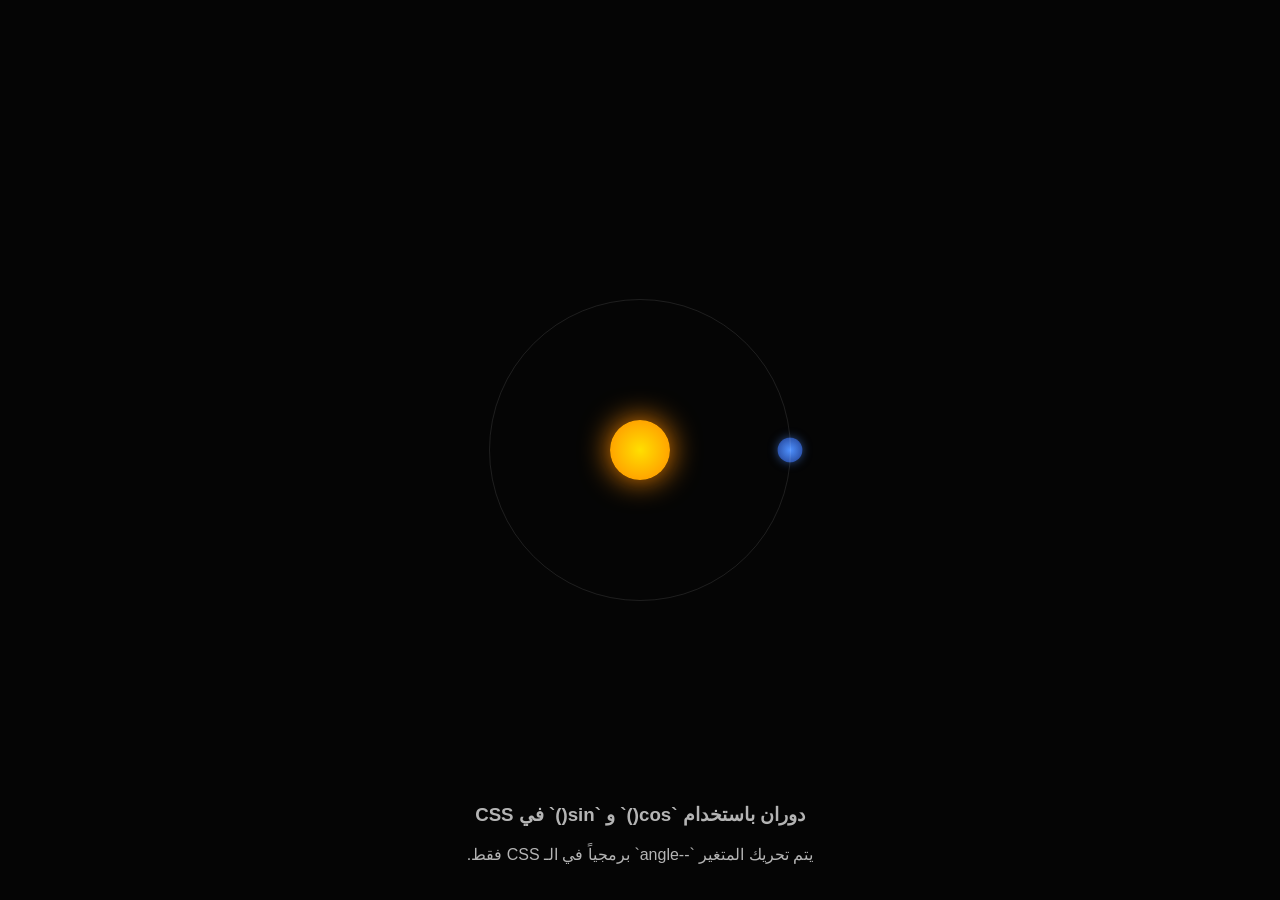
<file: TrigonometricFunctions/index.html>
<!DOCTYPE html>
<html lang="ar" dir="rtl">

<head>
  <meta charset="UTF-8">
  <meta name="viewport" content="width=device-width, initial-scale=1.0">
  <title>دوران الكوكب باستخدام الدوال المثلثية في CSS</title>
  <link rel="stylesheet" href="style.css ">
  <style>
  </style>
</head>

<body>

  <div class="solar-system">
    <div class="orbit-track"></div>
    <div class="sun"></div>
    <div class="planet"></div>
  </div>

  <div class="description">
    <h3>دوران باستخدام `cos()` و `sin()` في CSS</h3>
    <p>يتم تحريك المتغير `--angle` برمجياً في الـ CSS فقط.</p>
  </div>

</body>

</html>
</file>
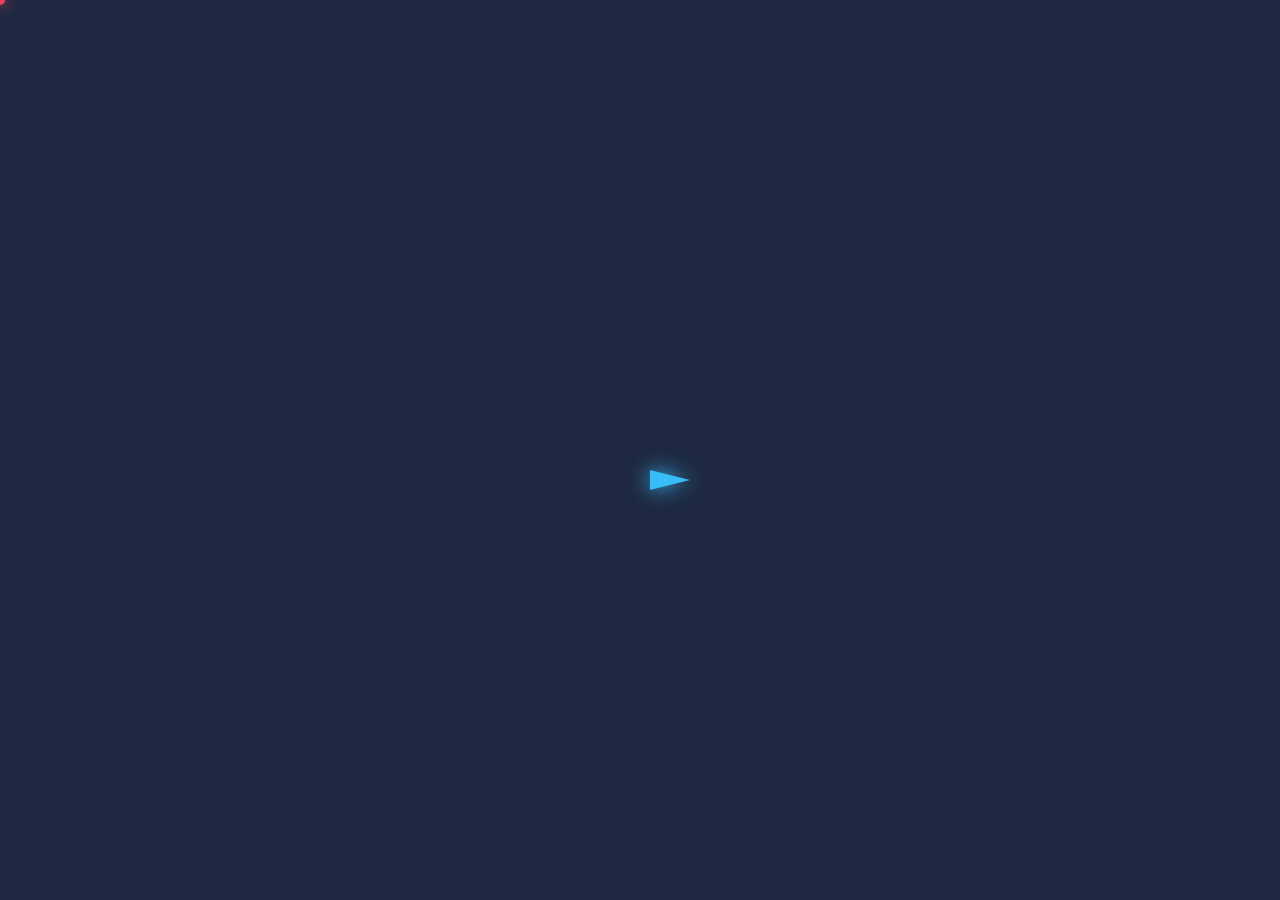
<file: TrigonometricFunctions/example2.html>
<!DOCTYPE html>
<html lang="ar" dir="rtl">
<head>
    <meta charset="UTF-8">
    <title>مؤشر يطارد الماوس باستخدام atan2</title>
    <style>
        :root {
            /* قيم افتراضية للإحداثيات */
            --mouse-x: 0px;
            --mouse-y: 0px;
        }

        body {
            margin: 0;
            height: 100vh;
            display: flex;
            justify-content: center;
            align-items: center;
            background-color: #1e2941;
            overflow: hidden;
        }

        /* حاوية السهم لتحديد مكانه الثابت */
        .arrow-container {
            position: relative;
            width: 100px;
            height: 100px;
        }

        .arrow {
            /* 1. تحديد مركز السهم (نقطة الأصل للقياس) */
            /* نفترض أن السهم في منتصف الشاشة تقريبًا */
            --arrow-x: 50vw;
            --arrow-y: 50vh;

            /* 2. استخدام atan2 لحساب الزاوية بين الماوس والسهم */
            /* atan2(y2 - y1, x2 - x1) */
            --angle: atan2(var(--mouse-y) - var(--arrow-y), var(--mouse-x) - var(--arrow-x));

            position: absolute;
            left: 50%;
            top: 50%;
            width: 60px;
            height: 60px;
            
            /* 3. تطبيق الدوران المحسوب */
            transform: translate(-50%, -50%) rotate(var(--angle));
            
            /* تنسيق شكل السهم */
            display: flex;
            align-items: center;
            justify-content: center;
            transition: transform 0.1s ease-out; /* نعومة في الحركة */
        }

        /* رسم شكل السهم باستخدام CSS */
        .arrow::before {
            content: '';
            width: 0; 
            height: 0; 
            border-top: 10px solid transparent;
            border-bottom: 10px solid transparent;
            border-left: 40px solid #38bdf8; /* رأس السهم يشير لليمين افتراضيًا */
            filter: drop-shadow(0 0 10px #38bdf8);
        }

        .target-dot {
            position: fixed;
            width: 10px;
            height: 10px;
            background: #f43f5e;
            border-radius: 50%;
            pointer-events: none;
            transform: translate(-50%, -50%);
            left: var(--mouse-x);
            top: var(--mouse-y);
            box-shadow: 0 0 15px #f43f5e;
        }
    </style>
</head>
<body>

    <div class="arrow-container">
        <div class="arrow"></div>
    </div>

    <div class="target-dot"></div>

    <script>
        // وظيفة جافا سكريبت الوحيدة هي إرسال الإحداثيات لـ CSS
        window.addEventListener('mousemove', (e) => {
            document.documentElement.style.setProperty('--mouse-x', e.clientX + 'px');
            document.documentElement.style.setProperty('--mouse-y', e.clientY + 'px');
        });
    </script>

</body>
</html>
</file>
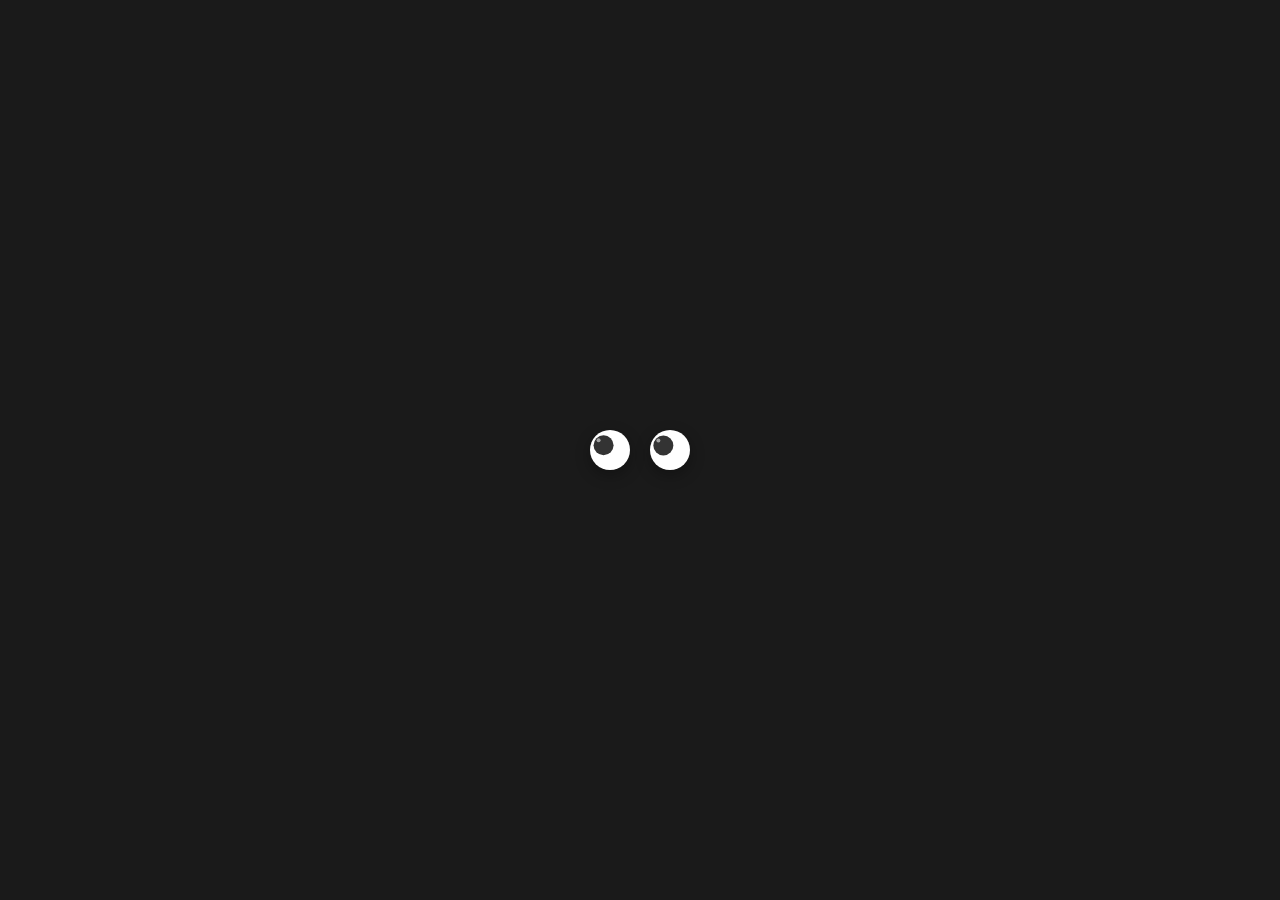
<file: TrigonometricFunctions/example3.html>
<!DOCTYPE html>
<html lang="ar" dir="rtl">
<head>
    <meta charset="UTF-8">
    <title>عينان تلاحقان الماوس باستخدام atan2</title>
    <style>
        :root {
            /* قيم افتراضية لإحداثيات الماوس */
            --mouse-x: 0px;
            --mouse-y: 0px;
        }

        body {
            margin: 0;
            height: 100vh;
            display: flex;
            justify-content: center;
            align-items: center;
            background-color: #1a1a1a; /* خلفية داكنة */
            overflow: hidden;
            gap: 20px; /* مسافة بين العينين */
        }

        /* تنسيق "بياض العين" */
        .eye {
            position: relative;
            width: 40px;
            height: 40px;
            background-color: white;
            border-radius: 50%;
            display: flex;
            justify-content: center;
            align-items: center;
            box-shadow: 0 5px 15px rgba(0,0,0,0.3);
            overflow: hidden; /* لضمان عدم خروج الحدقة */
        }

        /* تنسيق "الحدقة" (الجزء الأسود) */
        .pupil {
            position: absolute;
            width:20px;
            height: 20px;
            background-color: #333;
            border-radius: 50%;
            
            /* 1. حساب زاوية الميلان نحو الماوس */
            /* نحصل على إحداثيات مركز العين الحالية في الـ JS */
            --angle: atan2(var(--mouse-y) - var(--eye-y), var(--mouse-x) - var(--eye-x));
            
            /* 2. تحريك الحدقة بناءً على الزاوية */
            /* المسافة التي تتحركها الحدقة داخل العين (مثلاً 25px) */
            --distance: 8px; 
            
            /* نستخدم cos لـ X و sin لـ Y لتحديد موضع الحدقة على دائرة وهمية داخل العين */
            transform: translate(
                calc(cos(var(--angle)) * var(--distance)),
                calc(sin(var(--angle)) * var(--distance))
            );

            /* إضافة لمعة صغيرة داخل الحدقة لمظهر واقعي */
            display: flex;
            justify-content: center;
            align-items: center;
        }

        /* اللمعة البيضاء داخل الحدقة */
        .pupil::after {
            content: '';
            position: absolute;
            top: 3px;
            left: 3px;
            width: 4px;
            height: 4px;
            background-color: rgba(255, 255, 255, 0.543);
            border-radius: 50%;
        }

    </style>
</head>
<body>

    <div class="eye">
        <div class="pupil" id="pupil1"></div>
    </div>

    <div class="eye">
        <div class="pupil" id="pupil2"></div>
    </div>

    <script>
        // نحتاج لـ JS فقط لتمرير إحداثيات الماوس ومواقع العيون
        const pupil1 = document.getElementById('pupil1');
        const pupil2 = document.getElementById('pupil2');

        window.addEventListener('mousemove', (e) => {
            // 1. تمرير إحداثيات الماوس لـ CSS
            document.documentElement.style.setProperty('--mouse-x', e.clientX + 'px');
            document.documentElement.style.setProperty('--mouse-y', e.clientY + 'px');

            // 2. تمرير موقع مركز كل عين لـ CSS
            updateEyePosition(pupil1);
            updateEyePosition(pupil2);
        });

        // وظيفة لحساب مركز العنصر وتمريره كمتغير CSS
        function updateEyePosition(element) {
            const rect = element.getBoundingClientRect();
            const centerX = rect.left + rect.width / 2;
            const centerY = rect.top + rect.height / 2;
            element.style.setProperty('--eye-x', centerX + 'px');
            element.style.setProperty('--eye-y', centerY + 'px');
        }

        // تحديث أولي عند التحميل
        updateEyePosition(pupil1);
        updateEyePosition(pupil2);
    </script>

</body>
</html>
</file>
<file: ContainerQueries/style.css>
/* ================================================
   CONTAINER QUERIES SHOWCASE - Modern CSS
   ================================================ */

:root {
    /* Colors - Modern SaaS Palette */
    --bg-page: #0f0f12;
    --bg-card: #18181c;
    --bg-elevated: #202028;
    --bg-hover: #2a2a35;

    --text-primary: #f4f4f6;
    --text-secondary: #a1a1aa;
    --text-muted: #71717a;

    --accent-blue: #3b82f6;
    --accent-blue-hover: #60a5fa;
    --accent-green: #10b981;
    --accent-purple: #8b5cf6;
    --accent-orange: #f97316;

    --border-subtle: #27272a;
    --border-default: #3f3f46;

    --radius-sm: 6px;
    --radius-md: 10px;
    --radius-lg: 16px;
    --radius-xl: 24px;

    --font-sans: 'DM Sans', -apple-system, BlinkMacSystemFont, sans-serif;
    --font-mono: 'JetBrains Mono', monospace;

    --transition-fast: 150ms ease;
    --transition-base: 250ms ease;
    --transition-slow: 400ms cubic-bezier(0.16, 1, 0.3, 1);
}

/* Reset & Base */
*, *::before, *::after {
    box-sizing: border-box;
    margin: 0;
    padding: 0;
}

body {
    font-family: var(--font-sans);
    background: var(--bg-page);
    color: var(--text-primary);
    line-height: 1.6;
    min-height: 100vh;
    -webkit-font-smoothing: antialiased;
}

/* Page Header */
.page-header {
    padding: 60px 24px 40px;
    text-align: center;
    border-bottom: 1px solid var(--border-subtle);
    background: linear-gradient(180deg, var(--bg-elevated) 0%, var(--bg-page) 100%);
}

.header-content h1 {
    font-size: clamp(2rem, 5vw, 3.5rem);
    font-weight: 700;
    letter-spacing: -0.03em;
    background: linear-gradient(135deg, var(--text-primary) 0%, var(--accent-blue) 100%);
    -webkit-background-clip: text;
    -webkit-text-fill-color: transparent;
    background-clip: text;
    margin-bottom: 12px;
}

.header-content p {
    font-size: 1.1rem;
    color: var(--text-secondary);
    max-width: 500px;
    margin: 0 auto;
}

/* Showcase Layout */
.showcase {
    max-width: 1400px;
    margin: 0 auto;
    padding: 40px 24px 80px;
}

.example-section {
    margin-bottom: 80px;
}

.example-section:last-child {
    margin-bottom: 0;
}

.example-title {
    display: flex;
    align-items: center;
    gap: 16px;
    font-size: 1.5rem;
    font-weight: 600;
    margin-bottom: 8px;
}

.example-number {
    font-family: var(--font-mono);
    font-size: 0.75rem;
    font-weight: 500;
    color: var(--accent-blue);
    background: rgba(59, 130, 246, 0.15);
    padding: 4px 10px;
    border-radius: var(--radius-sm);
    border: 1px solid rgba(59, 130, 246, 0.3);
}

.example-description {
    color: var(--text-secondary);
    margin-bottom: 24px;
    font-size: 0.95rem;
}

.example-description code {
    font-family: var(--font-mono);
    font-size: 0.85em;
    color: var(--accent-purple);
    background: rgba(139, 92, 246, 0.15);
    padding: 2px 6px;
    border-radius: 4px;
}

/* Demo Containers */
.demo-container {
    background: var(--bg-card);
    border: 1px solid var(--border-subtle);
    border-radius: var(--radius-lg);
    padding: 32px;
    overflow: hidden;
    position: relative;
    display: grid;
    grid-auto-flow: column;
    grid-auto-columns: auto 440px;
    gap: 20px;
}
.demo-container > *{
  padding: 10px;
    border: 1px solid #f9741650
}

.demo-container::before {
    content: '';
    position: absolute;
    top: 0;
    left: 0;
    right: 0;
    height: 1px;
    background: linear-gradient(90deg, transparent, var(--border-default), transparent);
}

/* Resizable containers for demo */
.nav-demo,
.widget-demo,
.grid-demo,
.type-demo,
.button-demo {
    resize: horizontal;
    overflow: auto;
    min-width: 320px;
    max-width: 100%;
}

/* ================================================
   EXAMPLE 1: ADAPTIVE CARD
   ================================================ */

.card-container {
    /* Establish container query context */
    container-type: inline-size;
    container-name: card;
    max-width: 500px;
}

.adaptive-card {
    display: flex;
    flex-direction: column;
    background: var(--bg-elevated);
    border: 1px solid var(--border-subtle);
    border-radius: var(--radius-lg);
    overflow: hidden;
    transition: all var(--transition-slow);
}

.adaptive-card:hover {
    border-color: var(--border-default);
    transform: translateY(-2px);
    box-shadow: 0 12px 40px rgba(0, 0, 0, 0.3);
}

.card-image {
    position: relative;
    aspect-ratio: 16/9;
    background: linear-gradient(135deg, var(--accent-blue) 0%, var(--accent-purple) 100%);
    overflow: hidden;
}

.image-placeholder {
    position: absolute;
    inset: 0;
    display: flex;
    align-items: center;
    justify-content: center;
    opacity: 0.6;
}

.image-placeholder svg {
    width: 48px;
    height: 48px;
    color: white;
}

.card-content {
    padding: 24px;
    display: flex;
    flex-direction: column;
    gap: 12px;
}

.card-tag {
    font-size: 0.75rem;
    font-weight: 600;
    text-transform: uppercase;
    letter-spacing: 0.05em;
    color: var(--accent-blue);
    background: rgba(59, 130, 246, 0.15);
    padding: 4px 10px;
    border-radius: var(--radius-sm);
    width: fit-content;
}

.card-title {
    font-size: 1.25rem;
    font-weight: 600;
    color: var(--text-primary);
}

.card-text {
    font-size: 0.9rem;
    color: var(--text-secondary);
    line-height: 1.6;
}

.card-footer {
    display: flex;
    align-items: center;
    justify-content: space-between;
    margin-top: 8px;
    padding-top: 16px;
    border-top: 1px solid var(--border-subtle);
}

.card-date {
    font-size: 0.8rem;
    color: var(--text-muted);
}

.card-button {
    font-family: var(--font-sans);
    font-size: 0.85rem;
    font-weight: 500;
    color: var(--text-primary);
    background: var(--accent-blue);
    border: none;
    padding: 10px 20px;
    border-radius: var(--radius-md);
    cursor: pointer;
    transition: all var(--transition-fast);
}

.card-button:hover {
    background: var(--accent-blue-hover);
    transform: translateY(-1px);
}

/* Container Query - Horizontal layout at wider containers */
@container card (min-width: 400px) {
    .adaptive-card {
        flex-direction: row;
    }

    .card-image {
        width: 45%;
        aspect-ratio: auto;
        min-height: 200px;
    }

    .card-content {
        width: 55%;
        padding: 28px;
    }

    .card-title {
        font-size: 1.4rem;
    }
}

/* ================================================
   EXAMPLE 2: SMART NAVIGATION
   ================================================ */

.smart-nav {
    /* Establish container for navigation */
    container-type: inline-size;
    container-name: nav;
    display: flex;
    align-items: center;
    gap: 24px;
    background: var(--bg-elevated);
    border: 1px solid var(--border-subtle);
    border-radius: var(--radius-lg);
    padding: 12px 20px;
}

.nav-logo {
    display: flex;
    align-items: center;
    gap: 10px;
    text-decoration: none;
    color: var(--text-primary);
    font-weight: 600;
    font-size: 1.1rem;
    flex-shrink: 0;
}

.nav-logo svg {
    width: 24px;
    height: 24px;
    color: var(--accent-blue);
}

.nav-items {
    display: flex;
    align-items: center;
    gap: 4px;
    flex: 1;
    overflow: hidden;
}

.nav-item {
    font-size: 0.9rem;
    color: var(--text-secondary);
    text-decoration: none;
    padding: 8px 14px;
    border-radius: var(--radius-md);
    transition: all var(--transition-fast);
    white-space: nowrap;
}

.nav-item:hover {
    color: var(--text-primary);
    background: var(--bg-hover);
}

.nav-item.active {
    color: var(--text-primary);
    background: var(--bg-hover);
}

.nav-actions {
    display: flex;
    align-items: center;
    gap: 12px;
    flex-shrink: 0;
}

.nav-icon {
    display: flex;
    align-items: center;
    justify-content: center;
    width: 36px;
    height: 36px;
    background: transparent;
    border: 1px solid var(--border-subtle);
    border-radius: var(--radius-md);
    cursor: pointer;
    transition: all var(--transition-fast);
}

.nav-icon svg {
    width: 18px;
    height: 18px;
    color: var(--text-secondary);
}

.nav-icon:hover {
    border-color: var(--border-default);
    background: var(--bg-hover);
}

.nav-avatar {
    width: 36px;
    height: 36px;
    border-radius: 50%;
    background: linear-gradient(135deg, var(--accent-purple), var(--accent-blue));
    border: none;
    color: white;
    font-size: 0.8rem;
    font-weight: 600;
    cursor: pointer;
    transition: all var(--transition-fast);
}

.nav-avatar:hover {
    transform: scale(1.05);
    box-shadow: 0 0 0 3px rgba(139, 92, 246, 0.3);
}

/* Container Queries for Navigation - Collapse items */
@container nav (max-width: 600px) {
    .nav-items {
        /* Hide items beyond first 3 */
    }

    .nav-items .nav-item:nth-child(n+4) {
        display: none;
    }

    .nav-items::after {
        content: 'More';
        font-size: 0.9rem;
        color: var(--text-secondary);
        padding: 8px 14px;
        cursor: pointer;
        border-radius: var(--radius-md);
    }

    .nav-items::after:hover {
        color: var(--text-primary);
        background: var(--bg-hover);
    }
}

@container nav (max-width: 480px) {
    .nav-items .nav-item:nth-child(n+2) {
        display: none;
    }
}

@container nav (min-width: 800px) {
    .nav-items .nav-item:nth-child(n+7) {
        display: none;
    }
}

/* ================================================
   EXAMPLE 3: DASHBOARD WIDGET
   ================================================ */

.widget-container {
    /* Container for the widget */
    container-type: inline-size;
    container-name: widget;
}

.dashboard-widget {
    background: var(--bg-elevated);
    border: 1px solid var(--border-subtle);
    border-radius: var(--radius-lg);
    padding: 24px;
}

.widget-header {
    display: flex;
    align-items: flex-start;
    justify-content: space-between;
    margin-bottom: 20px;
}

.widget-title-area {
    display: flex;
    flex-direction: column;
    gap: 4px;
}

.widget-title {
    font-size: 1.1rem;
    font-weight: 600;
    color: var(--text-primary);
}

.widget-subtitle {
    font-size: 0.8rem;
    color: var(--text-muted);
}

.widget-menu {
    display: flex;
    align-items: center;
    justify-content: center;
    width: 32px;
    height: 32px;
    background: transparent;
    border: none;
    border-radius: var(--radius-sm);
    cursor: pointer;
    transition: all var(--transition-fast);
}

.widget-menu svg {
    width: 16px;
    height: 16px;
    color: var(--text-muted);
}

.widget-menu:hover {
    background: var(--bg-hover);
}

.widget-stats {
    display: flex;
    gap: 16px;
    margin-bottom: 24px;
}

.stat-card {
    flex: 1;
    display: flex;
    align-items: center;
    gap: 12px;
    background: var(--bg-card);
    padding: 16px;
    border-radius: var(--radius-md);
    border: 1px solid var(--border-subtle);
}

.stat-icon {
    display: flex;
    align-items: center;
    justify-content: center;
    width: 40px;
    height: 40px;
    border-radius: var(--radius-md);
    flex-shrink: 0;
}

.stat-icon svg {
    width: 20px;
    height: 20px;
}

.stat-icon.blue {
    background: rgba(59, 130, 246, 0.15);
    color: var(--accent-blue);
}

.stat-icon.green {
    background: rgba(16, 185, 129, 0.15);
    color: var(--accent-green);
}

.stat-icon.purple {
    background: rgba(139, 92, 246, 0.15);
    color: var(--accent-purple);
}

.stat-info {
    display: flex;
    flex-direction: column;
    gap: 2px;
    min-width: 0;
}

.stat-value {
    font-size: 1.1rem;
    font-weight: 700;
    color: var(--text-primary);
    white-space: nowrap;
    overflow: hidden;
    text-overflow: ellipsis;
}

.stat-label {
    font-size: 0.75rem;
    color: var(--text-muted);
}

.widget-chart {
    background: var(--bg-card);
    border-radius: var(--radius-md);
    padding: 20px;
    border: 1px solid var(--border-subtle);
}

.chart-bars {
    display: flex;
    align-items: flex-end;
    gap: 8px;
    height: 60px;
}

.bar {
    flex: 1;
    background: linear-gradient(180deg, var(--accent-blue) 0%, rgba(59, 130, 246, 0.3) 100%);
    border-radius: 4px 4px 0 0;
    height: var(--height);
    transition: all var(--transition-slow);
    animation: growUp 1s ease-out forwards;
}

@keyframes growUp {
    from {
        height: 0;
    }
}

/* Container Query - Stack stats vertically in smaller containers */
@container widget (max-width: 450px) {
    .widget-stats {
        flex-direction: column;
    }

    .stat-card {
        padding: 12px;
    }

    .stat-icon {
        width: 36px;
        height: 36px;
    }

    .stat-value {
        font-size: 1rem;
    }
}

/* Container Query - Larger layout for wide containers */
@container widget (min-width: 500px) {
    .widget-title {
        font-size: 1.25rem;
    }

    .widget-stats {
        gap: 20px;
    }

    .stat-card {
        padding: 20px;
    }
}

/* ================================================
   EXAMPLE 4: DYNAMIC GRID GALLERY
   ================================================ */

.gallery-container {
    /* Container for grid */
    container-type: inline-size;
    container-name: gallery;
}

.gallery-grid {
    display: grid;
    gap: 16px;
    /* Default grid */
    grid-template-columns: repeat(1, 1fr);
}

.gallery-item {
    background: var(--bg-elevated);
    border: 1px solid var(--border-subtle);
    border-radius: var(--radius-lg);
    overflow: hidden;
    transition: all var(--transition-slow);
    cursor: pointer;
}

.gallery-item:hover {
    border-color: var(--border-default);
    transform: translateY(-4px);
    box-shadow: 0 12px 32px rgba(0, 0, 0, 0.25);
}

.gallery-image {
    aspect-ratio: 16/10;
    background: linear-gradient(135deg, var(--bg-card) 0%, var(--bg-elevated) 100%);
    display: flex;
    align-items: center;
    justify-content: center;
}

.gallery-icon {
    font-size: 2rem;
    transition: transform var(--transition-base);
}

.gallery-item:hover .gallery-icon {
    transform: scale(1.15);
}

.gallery-info {
    padding: 16px;
}

.gallery-info h4 {
    font-size: 0.95rem;
    font-weight: 600;
    color: var(--text-primary);
    margin-bottom: 4px;
}

.gallery-info p {
    font-size: 0.8rem;
    color: var(--text-muted);
}

/* Container Query - Change columns based on container width using cqi */
@container gallery (min-width: 350px) {
    .gallery-grid {
        grid-template-columns: repeat(2, 1fr);
    }
}

@container gallery (min-width: 600px) {
    .gallery-grid {
        grid-template-columns: repeat(3, 1fr);
    }
}

@container gallery (min-width: 900px) {
    .gallery-grid {
        grid-template-columns: repeat(4, 1fr);
    }
}

@container gallery (min-width: 1100px) {
    .gallery-grid {
        grid-template-columns: repeat(5, 1fr);
    }
}

@container gallery (min-width: 1300px) {
    .gallery-grid {
        grid-template-columns: repeat(6, 1fr);
    }
}

/* Container Query Unit Example - Scale item height with container */
@container gallery (min-width: 500px) {
    .gallery-image {
        /* Scale based on container query width */
        aspect-ratio: calc(16 / 10);
    }
}

/* ================================================
   EXAMPLE 5: RESPONSIVE TYPOGRAPHY
   ================================================ */

.typography-container {
    /* Container for typography */
    container-type: inline-size;
    container-name: typography;
    max-width: 700px;
}

.typography-content {
    display: flex;
    flex-direction: column;
    gap: 16px;
}

.type-label {
    font-size: 0.75rem;
    font-weight: 600;
    text-transform: uppercase;
    letter-spacing: 0.1em;
    color: var(--accent-orange);
    background: rgba(249, 115, 22, 0.15);
    padding: 6px 12px;
    border-radius: var(--radius-sm);
    width: fit-content;
}

.type-heading {
    font-size: 1.5rem;
    font-weight: 700;
    line-height: 1.2;
    color: var(--text-primary);
    /* Using container query unit for fluid sizing */
    font-size: clamp(1.5rem, 4cqw, 2.5rem);
}

.type-body {
    font-size: 1rem;
    color: var(--text-secondary);
    line-height: 1.7;
}

.type-actions {
    display: flex;
    gap: 12px;
    margin-top: 8px;
}

.type-btn {
    font-family: var(--font-sans);
    font-size: 0.9rem;
    font-weight: 500;
    padding: 12px 24px;
    border-radius: var(--radius-md);
    cursor: pointer;
    transition: all var(--transition-fast);
    border: none;
}

.type-btn.primary {
    background: var(--accent-blue);
    color: white;
}

.type-btn.primary:hover {
    background: var(--accent-blue-hover);
    transform: translateY(-1px);
}

.type-btn.secondary {
    background: transparent;
    color: var(--text-primary);
    border: 1px solid var(--border-default);
}

.type-btn.secondary:hover {
    background: var(--bg-hover);
    border-color: var(--text-muted);
}

/* Container Queries - Adjust typography at breakpoints */
@container typography (max-width: 400px) {
    .type-heading {
        font-size: clamp(1.25rem, 5cqw, 1.75rem);
    }

    .type-actions {
        flex-direction: column;
    }

    .type-btn {
        width: 100%;
        text-align: center;
    }
}

@container typography (min-width: 500px) {
    .type-heading {
        font-size: clamp(1.75rem, 4cqw, 2.75rem);
    }

    .type-body {
        font-size: 1.1rem;
    }
}

/* Using cqmin unit - minimum of container width/height */
@container typography (min-width: 350px) {
    .type-label {
        font-size: calc(0.65rem + 0.3cqmin);
    }
}


/* ================================================
   FOOTER
   ================================================ */

.page-footer {
    text-align: center;
    padding: 40px 24px;
    border-top: 1px solid var(--border-subtle);
    color: var(--text-muted);
    font-size: 0.85rem;
}

/* ================================================
   UTILITY & MEDIA QUERIES
   ================================================ */

/* Fallback for browsers without container query support */
@supports not (container-type: inline-size) {
    .card-container,
    .smart-nav,
    .widget-container,
    .gallery-container,
    .typography-container,
    .button-container,
    .button-wrapper {
        /* Fallback to standard responsive behavior */
    }
}

/* Print styles */
@media print {
    body {
        background: white;
        color: black;
    }

    .demo-container {
        border: 1px solid #ccc;
    }
}
</file>
<file: CSSRegEx/style.css>
:root {
  --bg:#f5f5f5;
	--primary-color: #2d6085;
	--secondary-color: #e6ab2c;
  --warn-color: #f14612;
  --success-color: #13b456;
	--font-size: 16px;
	--line-height: 1.5;
	--font-family: 'Open Sans', 'sans-serif';
}

/* reset some default styles */
html {
	scroll-behavior: smooth;
	scroll-snap-type: y mandatory;
}
* {
	margin: 0;
	padding: 0;
	box-sizing: border-box;
}
body {
	font-family: var(--font-family);
	font-size: var(--font-size);
	line-height: var(--line-height);
	background-color: #f5f5f5;
	color: #474349;
}

code {
	background-color: #e0e0e0;
	padding: 1px 4px;
	border-radius: 4px;
	font-family: 'Courier New', Courier, monospace;
	line-height: 1rem;
	font-size: 0.8rem;

}
p {
	font-size: 0.9rem;
  line-height: 1.2rem;
}
h1, h2 {
  color: var(--primary-color);
 font-size: 20px;
}
h1{
  font-size: 24px;
}
.section {
	scroll-snap-align: start;
	scroll-margin-top: 100px;
	min-height: 100vh;
	max-width: 800px;
	margin: 50px auto;
}
/* Utilities */
[class^="btn"] {
  display: inline-block;
  padding: 8px 16px;
  border: 1px solid transparent;
  border-radius: 4px;
  text-decoration: none;
  color: #474349;
  background-color: var(--bg);
  margin-inline-end: .5rem;
  margin-bottom: .5rem  ;
  cursor: pointer;
  box-shadow: 0 2px 4px rgba(0, 0, 0, 0.05);
  transition: all .2s ease-in-out;
}
[class^="btn"]:hover {
  background-color: oklab(from var(--bg) calc(l - 0.1) a b / 1);
  box-shadow: 0 4px 6px rgba(0, 0, 0, 0.1);
}
[class^="btn"][class*="-outline"] {
  border: 1px solid var(--bg);
  background-color: transparent;
   color:var(--bg) !important;
}
[class^="btn"][class*="outline"]:hover {
  background-color:  oklab(from var(--bg) l a b / 0.1);
  color:var(--bg);
}

[class*="disabled"] {
  opacity: 0.5;
  cursor: not-allowed;
}
[class*="rounded"] {
  border-radius: 36px;
}
[class^="btn"][class*="primary"] {
  --bg: var(--primary-color);
  color: #f5f5f5;
}
[class^="btn"][class*="secondary"] {
  --bg: var(--secondary-color);
  color: #f5f5f5;
}
[class^="btn"][class*="warning"] {
  --bg: var(--warn-color);
color: #f5f5f5;}
[class^="btn"][class*="success"] {
  --bg: var(--success-color);
color: #f5f5f5;}
</file>
<file: cycle animation/style.css>
:root {
  --bg:#f5f5f5;
	--primary-color: #2d6085;
	--secondary-color: #e6ab2c;
  --warn-color: #f14612;
  --success-color: #13b456;
	--font-size: 16px;
	--line-height: 1.5;
	--font-family: 'Open Sans', 'sans-serif';
}

/* reset some default styles */
html {
	scroll-behavior: smooth;

}
* {
	margin: 0;
	padding: 0;
	box-sizing: border-box;
}
body {
	font-family: var(--font-family);
	font-size: var(--font-size);
	line-height: var(--line-height);
	background-color: #f5f5f5;
	color: #474349;
}

h1{
  color: var(--primary-color);
 font-size: 20px;
}
h1{
  font-size: 24px;
}
.section {
  margin: 0 auto;
  display: flex;
  justify-content: center;
  flex-direction: column;
  gap:1rem;
  align-items: center;
	min-height: 100vh;
	max-width: 800px;
}
img {
  height: 45px;
  
}
.character {
  width: 80px;
  height: 80px;
  background-image:linear-gradient(
    to right,
    var(--primary-color) 0%,
    var(--secondary-color) 100%
  );
      border-radius: 71px;
    corner-shape: superellipse(2);
    display: flex;
    justify-content: center;
    align-items: center;
}
.character::before{
    content: '';
    width: 60px;
    height: 45px;
    background-size: calc(60px * 12) auto;
    background-position: calc(60px * 12) 0%;
    background-image: url(./h.jpg);
    mix-blend-mode: darken;
    animation: animate 1s steps(12) infinite;
}
@keyframes animate {

  to{
    background-position: 0 100%;
  }
}

svg{
  animation: wiggle 1s cubic-bezier(0.55, 0.055, 0.675, 0.19) infinite alternate;
}
@keyframes wiggle {
from {
    transform: translateY(-10px);
  }
  
}
</file>
<file: inkAnimation/style.css>
:root {
  --bg:#f5f5f5;
	--primary-color: #c26cbb;
	--secondary-color: #e6ab2c;
  --warn-color: #f14612;
  --success-color: #13b456;
	--font-size: 16px;
	--line-height: 1.5;
	--font-family: 'Open Sans', 'sans-serif';
}

/* reset some default styles */
html {
	scroll-behavior: smooth;
	scroll-snap-type: y mandatory;
}
* {
	margin: 0;
	padding: 0;
	box-sizing: border-box;
}
body {
	font-family: var(--font-family);
	font-size: var(--font-size);
	line-height: var(--line-height);
	background-color: #f5f5f5;
	color: #474349;
}

code {
	background-color: #e0e0e0;
	padding: 1px 4px;
	border-radius: 4px;
	font-family: 'Courier New', Courier, monospace;
	line-height: 1rem;
	font-size: 0.8rem;

}
p {
	font-size: 0.9rem;
  line-height: 1.2rem;
}
h1, h2 {
  color: #fff0de;
 font-size: 20px;
}
h1{
  font-size: 24px;
}
.section {
	isolation: isolate;
	position: relative;
	display: flex;
	justify-content: center;
	align-items: center;
	scroll-snap-align: start;
	/* scroll-margin-top: 100px; */
	min-height: 100vh;
	background-image: linear-gradient(
		to right, var(--primary-color), var(--secondary-color)
		);
		/* max-width: 800px; */
		/* margin: 50px auto; */
	}
	.section::before {
		content: '';
		position: absolute;
		inset: 0;
		background-color:#f5f5f5;
	z-index: 10;
	mask-image: url(./ink.webp);
	
	mask-mode: luminance;
	mask-size: cover;
	mask-position: center;
}
</file>
<file: Scroll-Driven Animations/style.css>
/* ========================================
       RESET & BASE STYLES
       ======================================== */
*,
*::before,
*::after {
	margin: 0;
	padding: 0;
	box-sizing: border-box;
}

:root {
	--primary: #0a0a0f;
	--secondary: #141420;
	--accent: #6c5ce7;
	--accent-glow: #a29bfe;
	--highlight: #00d9ff;
	--text: #f0f0f5;
	--text-muted: #8888a0;
	--gradient-1: linear-gradient(135deg, #667eea 0%, #764ba2 100%);
	--gradient-2: linear-gradient(135deg, #f093fb 0%, #f5576c 100%);
	--gradient-3: linear-gradient(135deg, #4facfe 0%, #00f2fe 100%);
	--gradient-dark: linear-gradient(180deg, #0a0a0f 0%, #1a1a2e 100%);
}

html {
	scroll-behavior: smooth;
}

body {
	font-family: 'Outfit', sans-serif;
	background: var(--primary);
	color: var(--text);
	line-height: 1.6;
	overflow-x: hidden;
}

/* ========================================
       SCROLL PROGRESS INDICATOR (Example 1)
       Uses animation-timeline: scroll() to track scroll position
       ======================================== */
.scroll-progress {
	position: fixed;
	top: 0;
	left: 0;
	width: 100%;
	height: 4px;
	background: rgba(255, 255, 255, 0.1);
	z-index: 9999;
}

.scroll-progress-bar {
	height: 100%;
	background: linear-gradient(
		90deg,
		var(--accent),
		var(--highlight),
		var(--accent-glow)
	);
	width: 0%;
	animation: scroll-progress linear;
	animation-timeline: scroll();
	transform-origin: 0%;
	box-shadow:
		0 0 20px var(--accent),
		0 0 40px var(--accent);
}

@keyframes scroll-progress {
	to {
		width: 100%;
	}
}

/* Floating particles decoration */
.particles {
	position: fixed;
	top: 0;
	left: 0;
	width: 100%;
	height: 100%;
	pointer-events: none;
	z-index: 0;
	overflow: hidden;
}

.particle {
	position: absolute;
	width: 4px;
	height: 4px;
	background: var(--accent);
	border-radius: 50%;
	opacity: 0.3;
	animation: float 20s infinite linear;
}

.particle:nth-child(1) {
	left: 10%;
	animation-delay: 0s;
	animation-duration: 25s;
}
.particle:nth-child(2) {
	left: 20%;
	animation-delay: -5s;
	animation-duration: 20s;
}
.particle:nth-child(3) {
	left: 30%;
	animation-delay: -10s;
	animation-duration: 28s;
}
.particle:nth-child(4) {
	left: 40%;
	animation-delay: -15s;
	animation-duration: 22s;
}
.particle:nth-child(5) {
	left: 50%;
	animation-delay: -8s;
	animation-duration: 26s;
}
.particle:nth-child(6) {
	left: 60%;
	animation-delay: -3s;
	animation-duration: 24s;
}
.particle:nth-child(7) {
	left: 70%;
	animation-delay: -12s;
	animation-duration: 21s;
}
.particle:nth-child(8) {
	left: 80%;
	animation-delay: -7s;
	animation-duration: 27s;
}
.particle:nth-child(9) {
	left: 90%;
	animation-delay: -2s;
	animation-duration: 23s;
}

@keyframes float {
	0% {
		transform: translateY(100vh) rotate(0deg);
		opacity: 0;
	}
	10% {
		opacity: 0.3;
	}
	90% {
		opacity: 0.3;
	}
	100% {
		transform: translateY(-100vh) rotate(720deg);
		opacity: 0;
	}
}

/* ========================================
      HERO SECTION
       ======================================== */
.hero {
	min-height: 100vh;
	display: flex;
	flex-direction: column;
	justify-content: center;
	align-items: center;
	text-align: center;
	padding: 4rem 2rem;
	position: relative;
	background: var(--gradient-dark);
}

.hero::before {
	content: '';
	position: absolute;
	top: 0;
	left: 0;
	right: 0;
	bottom: 0;
	background:
		radial-gradient(
			ellipse at 20% 20%,
			rgba(108, 92, 231, 0.15) 0%,
			transparent 50%
		),
		radial-gradient(
			ellipse at 80% 80%,
			rgba(0, 217, 255, 0.1) 0%,
			transparent 50%
		);
	pointer-events: none;
}

.hero-content {
	position: relative;
	z-index: 1;
}

.hero-badge {
	display: inline-block;
	padding: 0.5rem 1.5rem;
	background: rgba(108, 92, 231, 0.2);
	border: 1px solid rgba(108, 92, 231, 0.4);
	border-radius: 50px;
	font-size: 0.875rem;
	font-weight: 600;
	color: var(--accent-glow);
	text-transform: uppercase;
	letter-spacing: 2px;
	margin-bottom: 2rem;
	animation: fade-in 1s ease-out;
}

.hero h1 {
	font-family: 'Space Grotesk', sans-serif;
	font-size: clamp(3rem, 8vw, 7rem);
	font-weight: 800;
	line-height: 1.1;
	margin-bottom: 1.5rem;
	background: linear-gradient(135deg, #fff 0%, #a29bfe 50%, #00d9ff 100%);
	-webkit-background-clip: text;
	-webkit-text-fill-color: transparent;
	background-clip: text;
	animation: fade-in .8s ease-out .1s both;
}

.hero p {
	font-size: 1.25rem;
	color: var(--text-muted);
	max-width: 600px;
	margin: 0 auto 3rem;
	animation: fade-in .8s ease-out 0.4s both;
  animation-delay: 0.4s;
}

.scroll-indicator {
	display: flex;
	flex-direction: column;
	align-items: center;
	gap: 0.5rem;
	animation: fade-in .8s ease-out 0.6s both;
  animation-delay: 0.8s;
}

.scroll-indicator span {
	font-size: 0.75rem;
	text-transform: uppercase;
	letter-spacing: 3px;
	color: var(--text-muted);
}

.scroll-arrow {
	width: 24px;
	height: 24px;
	border-right: 2px solid var(--accent);
	border-bottom: 2px solid var(--accent);
	transform: rotate(45deg);
	animation: bounce 1.5s infinite;
}

@keyframes fade-in {
	from {
		opacity: 0;
		transform: translateY(60px);
	}
	to {
		opacity: 1;
		transform: translateY(0);
	}
}
@keyframes slide-in {
	from {
		opacity: 0;
		transform: translateX(60px);
	}
	to {
		opacity: 1;
		transform: translateX(0);
	}
}

@keyframes bounce {
	0%,
	20%,
	50%,
	80%,
	100% {
		transform: rotate(45deg) translateY(0);
	}
	40% {
		transform: rotate(45deg) translate(10px, 10px);
	}
	60% {
		transform: rotate(45deg) translateY(5px, 5px);
	}
}

/* ========================================
       SECTION 2: FADE/SLIDE REVEAL ANIMATIONS
       Uses animation-timeline: view() with animation-range
       ======================================== */
.reveal-section {
	min-height: 100vh;
	padding: 8rem 2rem;
	background: var(--secondary);
	position: relative;
}

.reveal-section::before {
	content: '';
	position: absolute;
	top: 0;
	left: 0;
	right: 0;
	height: 300px;
	background: linear-gradient(180deg, var(--primary) 0%, transparent 100%);
	pointer-events: none;
}

.section-header {
	text-align: center;
	margin-bottom: 6rem;
}

.section-label {
	display: inline-block;
	font-size: 0.875rem;
	font-weight: 600;
	color: var(--highlight);
	text-transform: uppercase;
	letter-spacing: 4px;
	margin-bottom: 1rem;
  animation: fade-in ease-out;
  animation-timeline: view();
  animation-range: entry 0% cover 50%;
}

.section-title {
	font-family: 'Space Grotesk', sans-serif;
	font-size: clamp(2.5rem, 5vw, 4rem);
	font-weight: 700;
	margin-bottom: 1rem;
  animation: fade-in ease-out;
  animation-timeline: view();
  animation-range: entry 0% cover 50%;
  animation-delay: 0.4s;

}

.section-subtitle {
	font-size: 1.125rem;
	color: var(--text-muted);
	max-width: 500px;
	margin: 0 auto;
  animation: fade-in ease-out;
  animation-timeline: view();
  animation-range: entry 0% cover 50%;
  animation-delay: 0.8s;
}

.cards-container {
	display: grid;
	grid-template-columns: repeat(auto-fit, minmax(320px, 1fr));
	gap: 2rem;
	max-width: 1200px;
	margin: 0 auto;
}

.card {
	background: linear-gradient(
		145deg,
		rgba(255, 255, 255, 0.05) 0%,
		rgba(255, 255, 255, 0.02) 100%
	);
	border: 1px solid rgba(255, 255, 255, 0.08);
	border-radius: 24px;
	padding: 2.5rem;
	position: relative;
	overflow: hidden;
	/* Scroll-driven animation using view() timeline */
	animation: card-reveal linear both;
  transform-origin: right;
	animation-timeline: view();
  --i: 0;
  /* animation-delay: calc(var(--i) * 0.8s); */
	animation-range: entry 20% cover calc(var(--i) * 5% + 35%);
}

.card::before {
	content: '';
	position: absolute;
	top: 0;
	left: 0;
	right: 0;
	height: 4px;
	background: var(--gradient-1);
	transform: scaleX(0);
	transform-origin: left;
	transition: transform 0.3s ease;
}

.card:hover::before {
	transform: scaleX(1);
}

.card-icon {
	width: 56px;
	height: 56px;
	border-radius: 16px;
	display: flex;
	align-items: center;
	justify-content: center;
	font-size: 1.5rem;
	margin-bottom: 1.5rem;
}

.card:nth-child(1) .card-icon {
	background: linear-gradient(
		135deg,
		rgba(102, 126, 234, 0.3),
		rgba(118, 75, 162, 0.3)
	);
}
.card:nth-child(2) .card-icon {
	background: linear-gradient(
		135deg,
		rgba(240, 147, 251, 0.3),
		rgba(245, 87, 108, 0.3)
	);
}
.card:nth-child(3) .card-icon {
	background: linear-gradient(
		135deg,
		rgba(79, 172, 254, 0.3),
		rgba(0, 242, 254, 0.3)
	);
}

.card h3 {
	font-family: 'Space Grotesk', sans-serif;
	font-size: 1.5rem;
	font-weight: 700;
	margin-bottom: 1rem;
}

.card p {
	color: var(--text-muted);
	line-height: 1.7;
}

@keyframes card-reveal {
	from {
		opacity: 0;
		transform: translateX(60px) scale(0.80);
    filter: blur(5px);
	}
	to {
		opacity: 1;
		transform: translateX(0) scale(1);
    filter: blur(0);
	}
}

/* ========================================
       SECTION 4: TRANSFORM EFFECTS
       Scale, rotate, and opacity changes with scroll
       ======================================== */
.transform-section {
	min-height: 100vh;
	padding: 8rem 2rem;
	background: var(--primary);
	display: flex;
	align-items: center;
}

.transform-container {
	max-width: 1200px;
	margin: 0 auto;
	display: grid;
	grid-template-columns: 1fr 1fr;
	gap: 4rem;
	align-items: center;
}

.transform-visual {
	position: relative;
	height: 500px;
	display: flex;
	align-items: center;
	justify-content: center;
}

.transform-circle {
	width: 300px;
	height: 300px;
	border-radius: 50%;
	background: var(--gradient-1);
	display: flex;
	align-items: center;
	justify-content: center;
	font-family: 'Space Grotesk', sans-serif;
	font-size: 1.5rem;
	font-weight: 700;
	/* Scroll-driven rotation */
	animation: circle-rotate linear;
	animation-timeline: view();
	animation-range: 0% 50%;
	box-shadow: 0 0 60px rgba(108, 92, 231, 0.5);
}

.transform-ring {
	position: absolute;
	width: 400px;
	height: 400px;
	border: 2px solid rgba(0, 217, 255, 0.3);
	border-radius: 50%;
	/* Scroll-driven scale */
	animation: ring-scale linear both;
  animation-range: 0% 50%;
	animation-timeline: view();
}

.transform-ring:nth-child(2) {
	animation-delay: 0s;
}

.transform-ring:nth-child(3) {
	width: 500px;
	height: 500px;
	border-color: rgba(162, 155, 254, 0.2);
	animation-delay: 0.1s;
}

@keyframes circle-rotate {
	from {
		transform: rotate(0deg);
	}
	to {
		transform: rotate(360deg);
	}
}

@keyframes ring-scale {
	from {
		transform: scale(0.5) rotate(-180deg);
		opacity: 0;
	}
	50% {
		opacity: 1;
	}
	to {
		transform: scale(1.8) rotate(90deg);
		opacity: 0;
	}
}
.slide-in-left {
  animation: slide-in linear both;
  --i: 0;
  animation-timeline: view();
	animation-range: 10% 40%;
  animation-delay: calc(var(--i) * 0.3s);
}

.transform-content {
	padding: 2rem;
}

.transform-label {
	display: inline-block;
	padding: 0.5rem 1rem;
	background: linear-gradient(
		135deg,
		rgba(0, 217, 255, 0.2),
		rgba(79, 172, 254, 0.2)
	);
	border-radius: 8px;
	font-size: 0.875rem;
	font-weight: 600;
	color: var(--highlight);
	text-transform: uppercase;
	letter-spacing: 2px;
	margin-bottom: 1.5rem;
}

.transform-title {
	font-family: 'Space Grotesk', sans-serif;
	font-size: clamp(2rem, 4vw, 3rem);
	font-weight: 700;
	margin-bottom: 1.5rem;
	line-height: 1.2;
}

.transform-title span {
	color: var(--highlight);
}

.transform-description {
	color: var(--text-muted);
	font-size: 1.125rem;
	margin-bottom: 2rem;
	line-height: 1.8;
}

.transform-features {
	list-style: none;
}

.transform-features li {
	display: flex;
	align-items: center;
	gap: 1rem;
	padding: 1rem 0;
	border-bottom: 1px solid rgba(255, 255, 255, 0.05);
}

.transform-features li::before {
	content: '✦';
	color: var(--accent);
	font-size: 1rem;
}

/* Rotating elements on scroll */
.rotating-glyphs {
	position: absolute;
	top: 50%;
	left: 50%;
	transform: translate(-50%, -50%);
	animation: glyphs-rotate linear;
	animation-timeline: scroll();
}

.glyph {
	position: absolute;
	font-size: 2rem;
	color: rgba(255, 255, 255, 0.1);
}

.glyph:nth-child(1) {
	top: -150px;
	left: 0;
}
.glyph:nth-child(2) {
	top: -100px;
	right: -100px;
}
.glyph:nth-child(3) {
	bottom: -100px;
	right: -50px;
}
.glyph:nth-child(4) {
	bottom: -150px;
	left: 0;
}
.glyph:nth-child(5) {
	top: 0;
	left: -120px;
}

@keyframes glyphs-rotate {
	from {
		transform: translate(-50%, -50%) rotate(0deg);
	}
	to {
		transform: translate(-50%, -50%) rotate(360deg);
	}
}

/* ========================================
       SECTION 5: STORYTELLING ANIMATION
       Step-by-step content reveals with timeline
       ======================================== */
.story-section {
	min-height: 200vh;
	padding: 8rem 2rem;
	background: var(--secondary);
	position: relative;
}

.story-section::before {
	content: '';
	position: absolute;
	top: 0;
	left: 0;
	right: 0;
	bottom: 0;
	background:
		radial-gradient(
			ellipse at 0% 50%,
			rgba(245, 87, 108, 0.1) 0%,
			transparent 50%
		),
		radial-gradient(
			ellipse at 100% 50%,
			rgba(0, 217, 255, 0.1) 0%,
			transparent 50%
		);
	pointer-events: none;
}

.story-container {
	max-width: 900px;
	margin: 0 auto;
	position: relative;
}

/* Vertical timeline line */
.story-timeline {
	position: absolute;
	left: 50%;
	top: 0;
	bottom: 0;
	width: 2px;
	background: linear-gradient(
		180deg,
		var(--accent),
		var(--highlight),
		var(--accent-glow)
	);
	transform: translateX(-50%);
}

.story-timeline::before {
	content: '';
	position: absolute;
	top: 0;
	left: 50%;
	transform: translateX(-50%);
	width: 12px;
	height: 12px;
	background: var(--accent);
	border-radius: 50%;
	box-shadow: 0 0 20px var(--accent);
	/* Progress indicator - fills as user scrolls */
	animation: timeline-progress linear;
	animation-timeline: scroll();
}

@keyframes timeline-progress {
	to {
		box-shadow:
			0 0 30px var(--highlight),
			0 0 60px var(--accent);
	}
}

.story-step {
	display: flex;
	align-items: center;
	gap: 3rem;
	margin-bottom: 2rem;
	position: relative;
    width: 50%;
}

.story-step:nth-child(even) {
	flex-direction: row-reverse;
  margin: 0 0 0 50% ;
  margin-bottom: 2rem;
}
.story-step:nth-child(even) .story-number{
  left: auto;
  right: 100%;
  transform: translateX(50%);
}
.story-step-content {
	flex: 1;
	padding: 2.5rem;
	background: rgba(255, 255, 255, 0.03);
	border: 1px solid rgba(255, 255, 255, 0.08);
	border-radius: 24px;
	/* Step-by-step reveal with view() timeline */
	animation: story-reveal ease-out both;
	animation-timeline: view();
	animation-range: entry 0% cover 50%;
}

.story-step:nth-child(1) .story-step-content {
	animation-range: entry 0% cover 30%;
}
.story-step:nth-child(2) .story-step-content {
	animation-range: entry 20% cover 50%;
}
.story-step:nth-child(3) .story-step-content {
	animation-range: entry 40% cover 70%;
}
.story-step:nth-child(4) .story-step-content {
	animation-range: entry 60% cover 90%;
}

.story-step:nth-child(odd) .story-step-content {
	animation-name: story-reveal-left;
}

.story-step:nth-child(even) .story-step-content {
	animation-name: story-reveal-right;
}

@keyframes story-reveal-left {
	from {
		opacity: 0;
		transform: translateX(-60px);
	}
	to {
		opacity: 1;
		transform: translateX(0);
	}
}

@keyframes story-reveal-right {
	from {
		opacity: 0;
		transform: translateX(60px);
	}
	to {
		opacity: 1;
		transform: translateX(0);
	}
}

.story-number {
	position: absolute;
	left: 100%;
	transform: translateX(-50%);
	width: 50px;
	height: 50px;
	background: var(--primary);
	border: 2px solid var(--accent);
	border-radius: 50%;
	display: flex;
	align-items: center;
	justify-content: center;
	font-family: 'Space Grotesk', sans-serif;
	font-size: 1.25rem;
	font-weight: 700;
	color: var(--accent);
	z-index: 10;
	box-shadow: 0 0 20px rgba(108, 92, 231, 0.3);
}

.story-step:nth-child(1) .story-number {
	animation: number-glow-1 linear both;
	animation-timeline: view();
	animation-range: entry 0% cover 30%;
}
.story-step:nth-child(2) .story-number {
	animation: number-glow-2 linear both;
	animation-timeline: view();
	animation-range: entry 20% cover 50%;
}
.story-step:nth-child(3) .story-number {
	animation: number-glow-3 linear both;
	animation-timeline: view();
	animation-range: entry 40% cover 70%;
}
.story-step:nth-child(4) .story-number {
	animation: number-glow-4 linear both;
	animation-timeline: view();
	animation-range: entry 60% cover 90%;
}

@keyframes number-glow-1 {
	to {
		box-shadow: 0 0 30px var(--accent);
		border-color: var(--accent-glow);
		color: var(--accent-glow);
	}
}
@keyframes number-glow-2 {
	to {
		box-shadow: 0 0 30px var(--highlight);
		border-color: var(--highlight);
		color: var(--highlight);
	}
}
@keyframes number-glow-3 {
	to {
		box-shadow: 0 0 30px var(--accent-glow);
		border-color: var(--accent-glow);
		color: var(--accent-glow);
	}
}
@keyframes number-glow-4 {
	to {
		box-shadow: 0 0 30px var(--highlight);
		border-color: var(--highlight);
		color: var(--highlight);
	}
}

.story-icon {
	font-size: 2.5rem;
	margin-bottom: 1rem;
}

.story-title {
	font-family: 'Space Grotesk', sans-serif;
	font-size: 1.75rem;
	font-weight: 700;
	margin-bottom: 1rem;
}

.story-text {
	color: var(--text-muted);
	line-height: 1.7;
}

/* ========================================
       FINAL CTA SECTION
       ======================================== */
.cta-section {
	min-height: 60vh;
	display: flex;
	align-items: center;
	justify-content: center;
	padding: 8rem 2rem;
	background: var(--gradient-dark);
	position: relative;
	overflow: hidden;
}

.cta-section::before {
	content: '';
	position: absolute;
	top: 50%;
	left: 50%;
	transform: translate(-50%, -50%);
	width: 600px;
	height: 600px;
	background: radial-gradient(
		circle,
		rgba(108, 92, 231, 0.3) 0%,
		transparent 70%
	);
	animation: pulse-glow 4s ease-in-out infinite;
}

@keyframes pulse-glow {
	0%,
	100% {
		transform: translate(-50%, -50%) scale(1);
		opacity: 0.5;
	}
	50% {
		transform: translate(-50%, -50%) scale(1.2);
		opacity: 0.8;
	}
}

.cta-content {
	text-align: center;
	position: relative;
	z-index: 1;
}

.cta-title {
	font-family: 'Space Grotesk', sans-serif;
	font-size: clamp(2.5rem, 6vw, 4.5rem);
	font-weight: 800;
	margin-bottom: 1.5rem;
	background: linear-gradient(135deg, #fff 0%, var(--accent-glow) 100%);
	-webkit-background-clip: text;
	-webkit-text-fill-color: transparent;
	background-clip: text;
}

.cta-subtitle {
	font-size: 1.25rem;
	color: var(--text-muted);
	margin-bottom: 3rem;
}

.cta-button {
	display: inline-block;
	padding: 1.25rem 3rem;
	background: var(--gradient-1);
	border: none;
	border-radius: 60px;
	font-family: 'Outfit', sans-serif;
	font-size: 1.125rem;
	font-weight: 600;
	color: white;
	text-decoration: none;
	cursor: pointer;
	transition:
		transform 0.3s ease,
		box-shadow 0.3s ease;
	box-shadow: 0 10px 40px rgba(108, 92, 231, 0.4);
}

.cta-button:hover {
	transform: translateY(-3px);
	box-shadow: 0 20px 60px rgba(108, 92, 231, 0.5);
}

/* ========================================
       RESPONSIVE DESIGN
       ======================================== */
@media (max-width: 1024px) {
	.transform-container {
		grid-template-columns: 1fr;
		gap: 2rem;
	}

	.transform-visual {
		height: 400px;
	}

	.gallery-grid {
		grid-template-columns: repeat(2, 1fr);
	}
}

@media (max-width: 768px) {
	.story-timeline {
		left: 20px;
	}

	.story-step {
		flex-direction: column !important;
		padding-left: 60px;
		gap: 1rem;
	}

	.story-step-content {
		padding: 1.5rem;
	}

	.story-number {
		left: 20px;
		transform: translateX(-50%);
	}

	.parallax-cards {
		display: none;
	}

	.gallery-grid {
		grid-template-columns: 1fr;
	}
}

/* ========================================
       BROWSER COMPATIBILITY NOTES
       ======================================== */
/*
       CSS Scroll-Driven Animations are supported in:
       - Chrome 115+ (full support)
       - Edge 115+ (full support)
       - Opera 101+ (full support)

       For other browsers, animations will fall back gracefully
       and content will still be visible (just without animations).
    */
</file>
<file: TrigonometricFunctions/style.css>
/* تنسيق أساسي للصفحة */
body {
	margin: 0;
	padding: 0;
	background-color: #050505; /* لون فضاء مظلم */
	display: flex;
	justify-content: center;
	align-items: center;
	height: 100vh;
	overflow: hidden; /* لمنع ظهور شريط التمرير */
	color: white;
	font-family: sans-serif;
}

/* حاوية النظام الشمسي - لتركيز العناصر في المنتصف */
.solar-system {
	position: relative;
	width: 400px;
	height: 400px;
	/* border: 1px dashed #333; /* اختياري: لرؤية حدود الحاوية */
}

/* تنسيق الشمس (النقطة المركزية) */
.sun {
	position: absolute;
	top: 50%;
	left: 50%;
	width: 60px;
	height: 60px;
	background: radial-gradient(circle, #ffdf00 0%, #ff8c00 100%);
	border-radius: 50%;
	transform: translate(-50%, -50%); /* لمركزة الشمس تماماً */
	box-shadow: 0 0 30px #ff8c00; /* تأثير توهج */
	z-index: 10;
}

/* --- الكود الأساسي الذي طلبته --- */

/* 1. تسجيل الخاصية المخصصة (المتغير) */
@property --angle {
	syntax: '<angle>';
	initial-value: 0deg;
	inherits: false;
}

/* 2. تنسيق الكوكب والتحريك */
.planet {
	--radius: 150px; /* نصف قطر المدار */

	/* حساب الموضع بناءً على الزاوية باستخدام Trigonometry */
	/* نستخدم calc(50% + ...) ليكون الدوران حول مركز الحاوية */
	left: calc(50% + var(--radius) * cos(var(--angle)));
	top: calc(50% + var(--radius) * sin(var(--angle)));

	position: absolute;
	width: 25px; /* تم تكبيره قليلاً */
	height: 25px;

	/* تنسيق شكل الكوكب */
	background: radial-gradient(circle, #4f92ff 0%, #1e3a8a 100%); /* كوكب أزرق */
	border-radius: 50%;
	box-shadow: 0 0 10px rgba(79, 146, 255, 0.5);

	/* لمركزة الكوكب حول النقطة المحسوبة */
	transform: translate(-50%, -50%);

	/* تطبيق التحريك */
	animation: orbit 10s linear infinite; /* يدور للأبد بسرعه ثابتة */
}

/* 3. تعريف التحريك (تغيير الزاوية) */
@keyframes orbit {
	to {
		--angle: 360deg; /* دورة كاملة */
	}
}

/* إضافة اختيارية: رسم خط المدار */
.orbit-track {
	position: absolute;
	top: 50%;
	left: 50%;
	width: calc(150px * 2); /* قطر المدار */
	height: calc(150px * 2);
	border: 1px solid rgba(255, 255, 255, 0.1);
	border-radius: 50%;
	transform: translate(-50%, -50%);
	z-index: 1;
}

/* نص توضيحي */
.description {
	position: absolute;
	bottom: 20px;
	text-align: center;
	width: 100%;
	pointer-events: none;
	opacity: 0.7;
}
</file>
